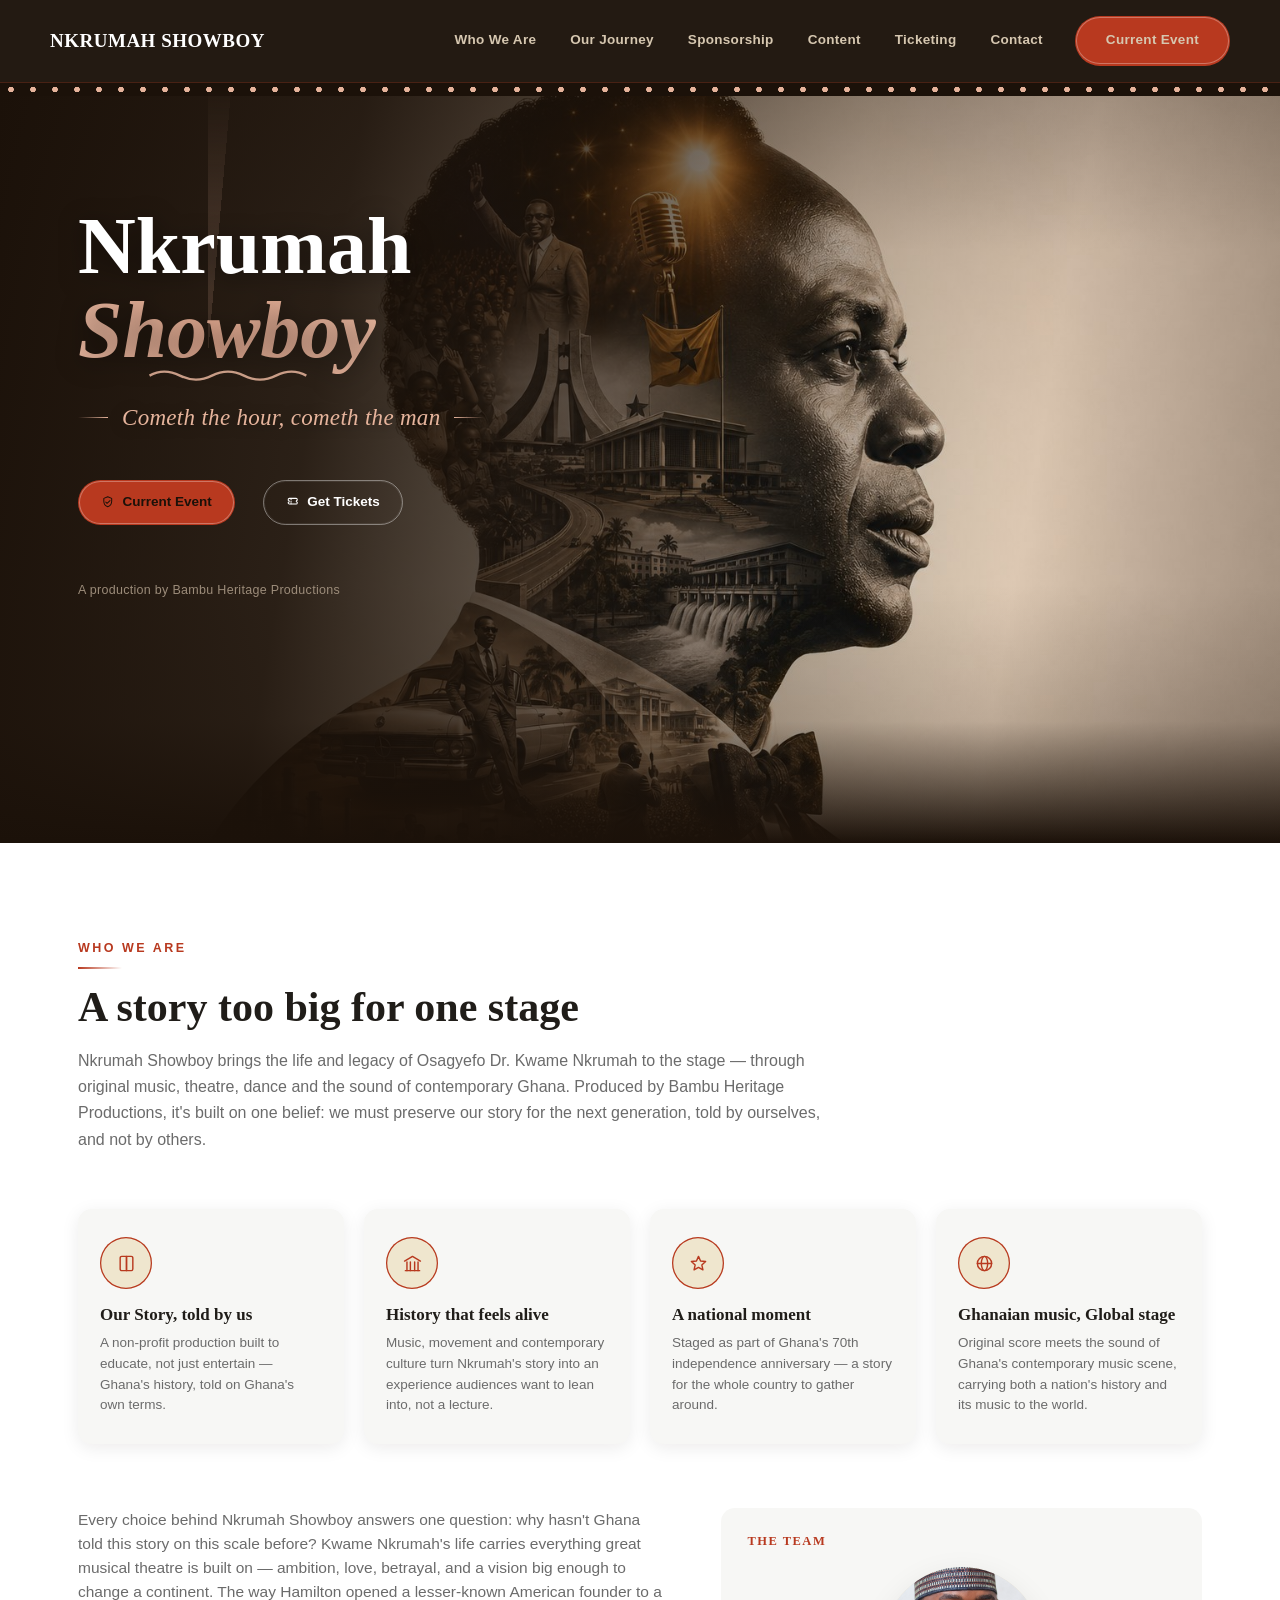
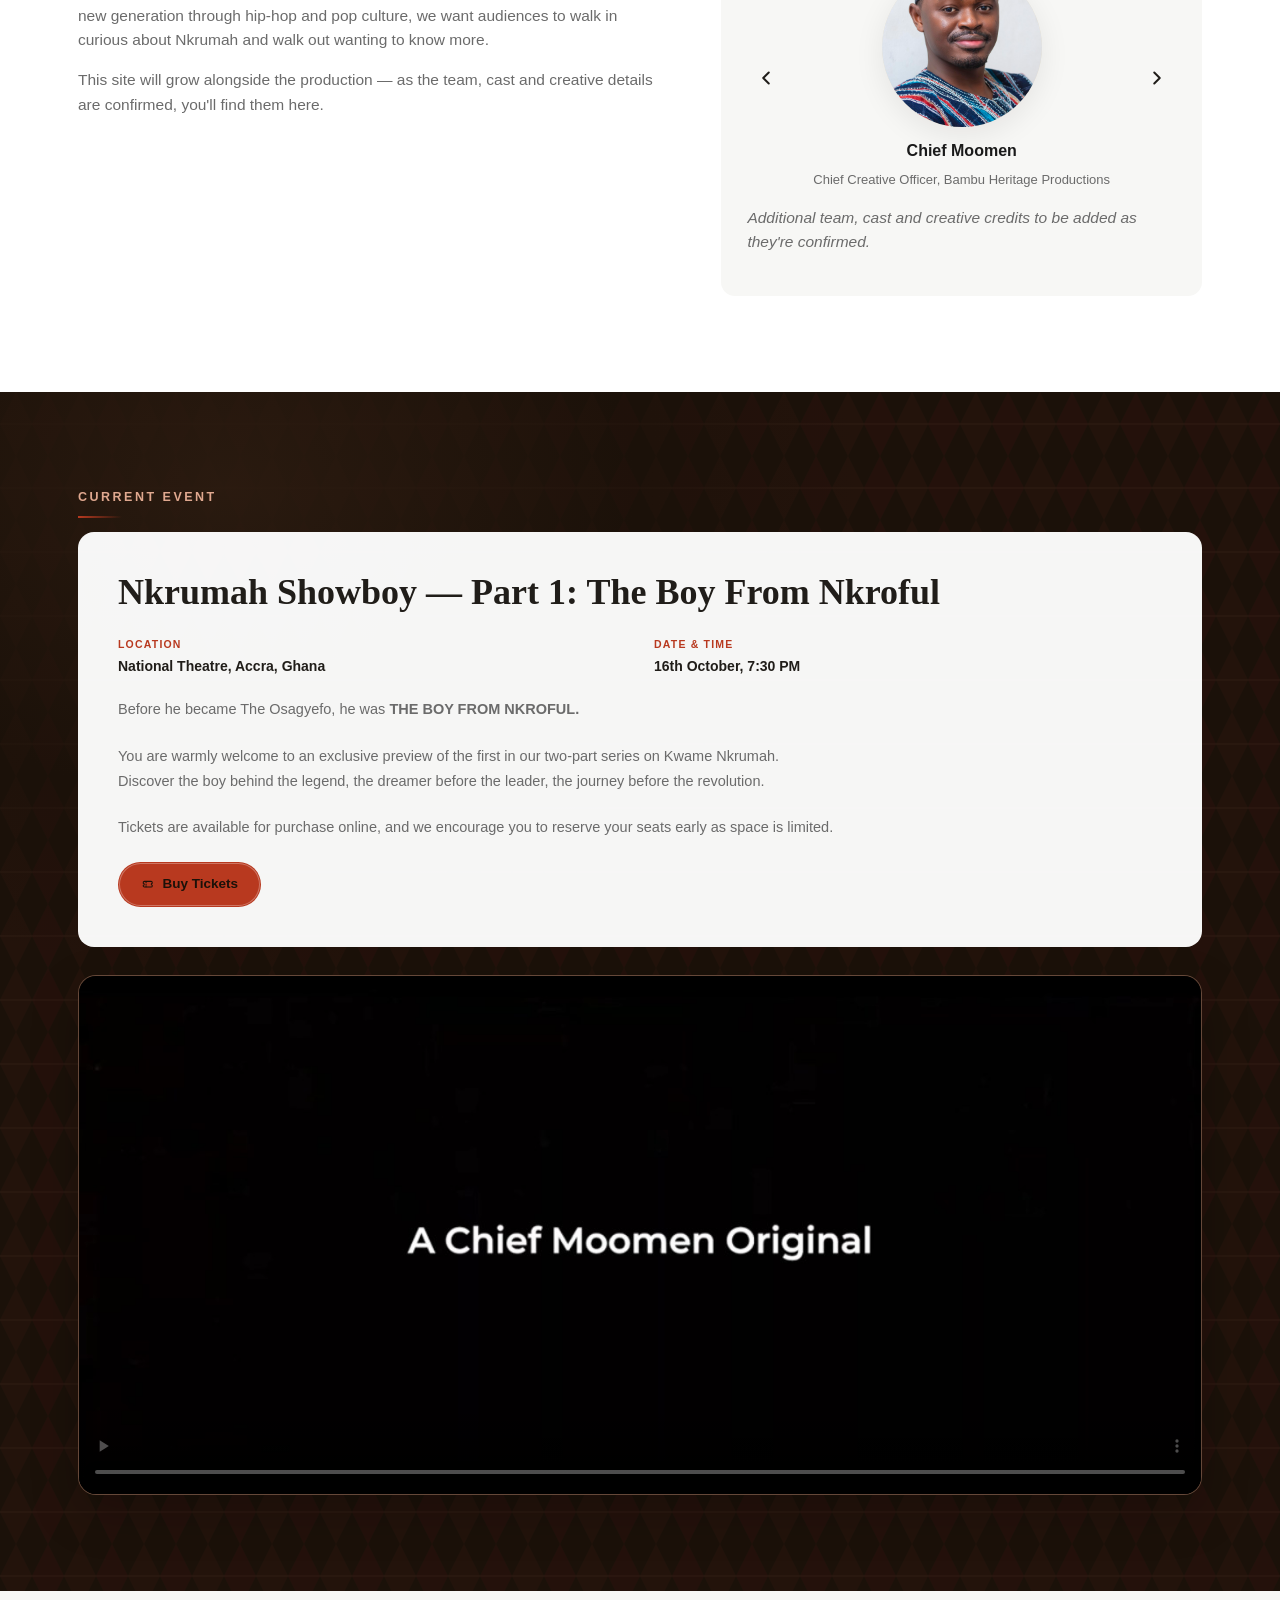
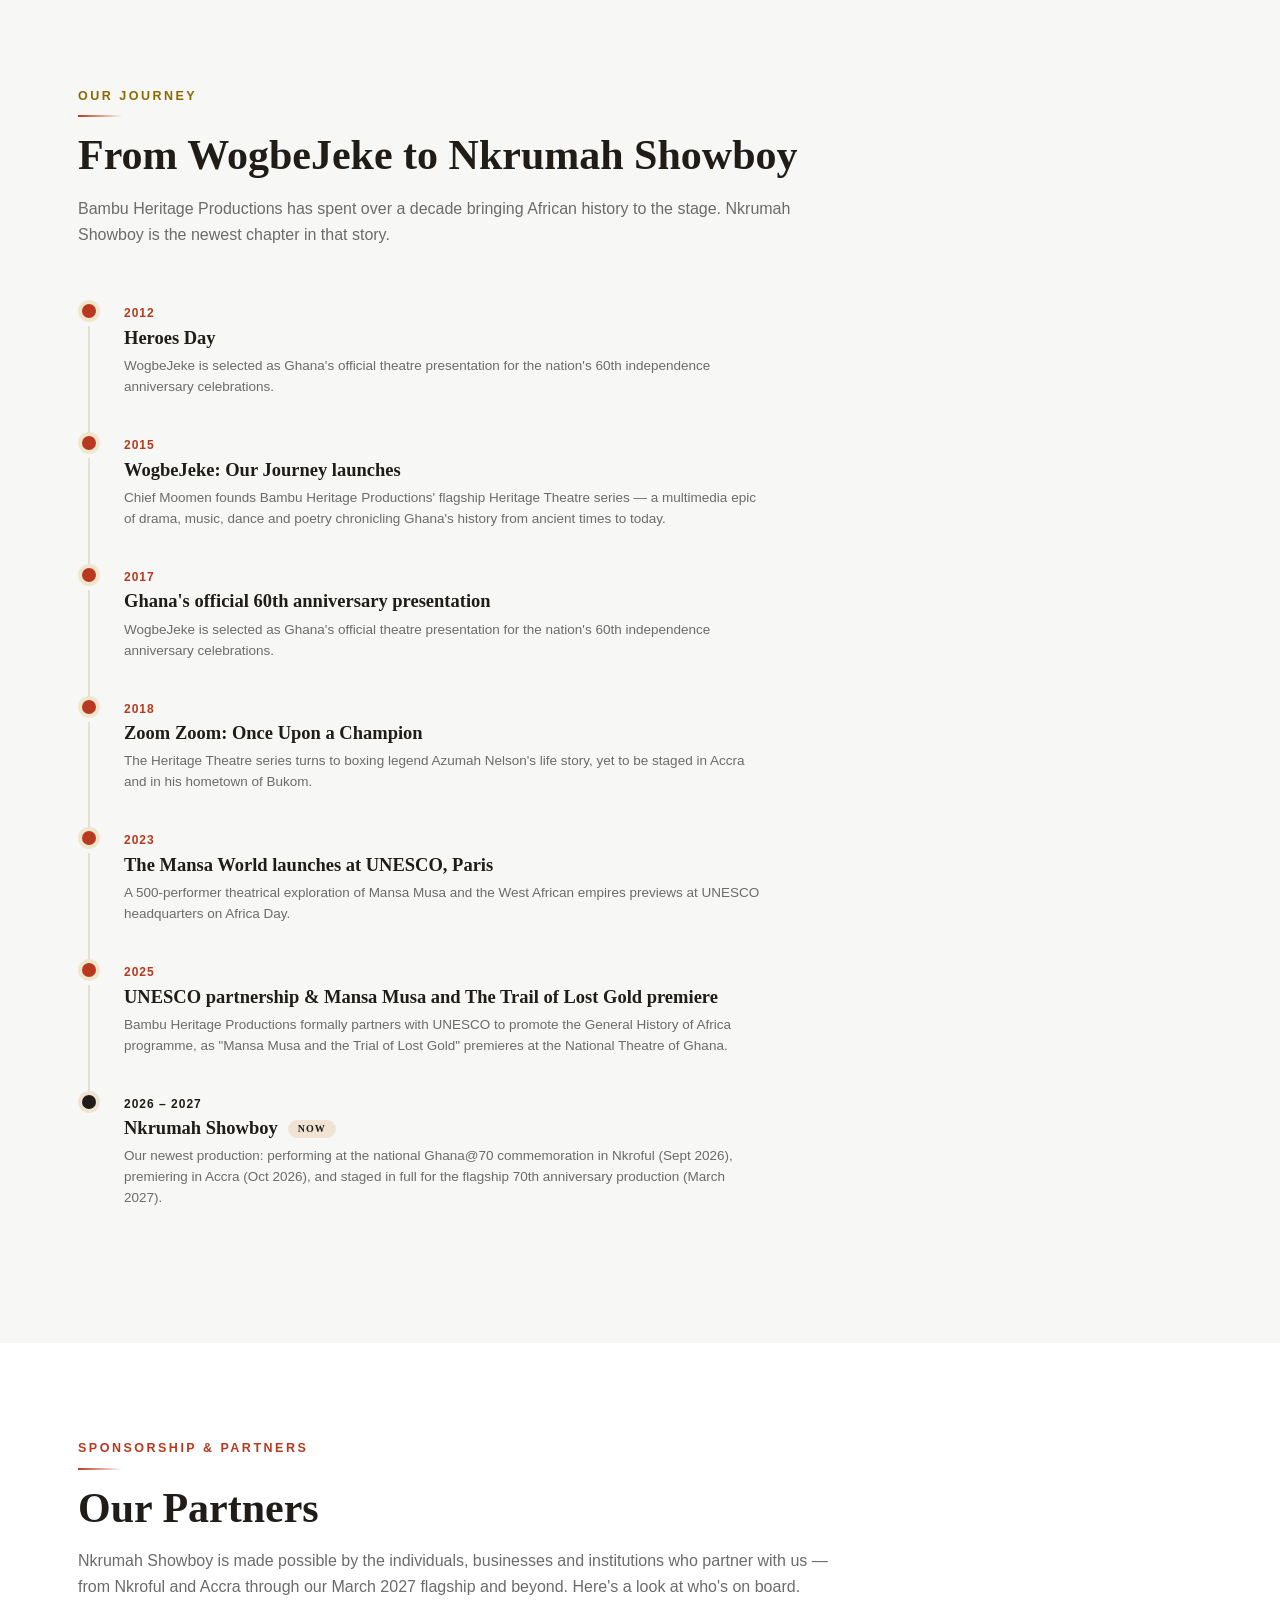
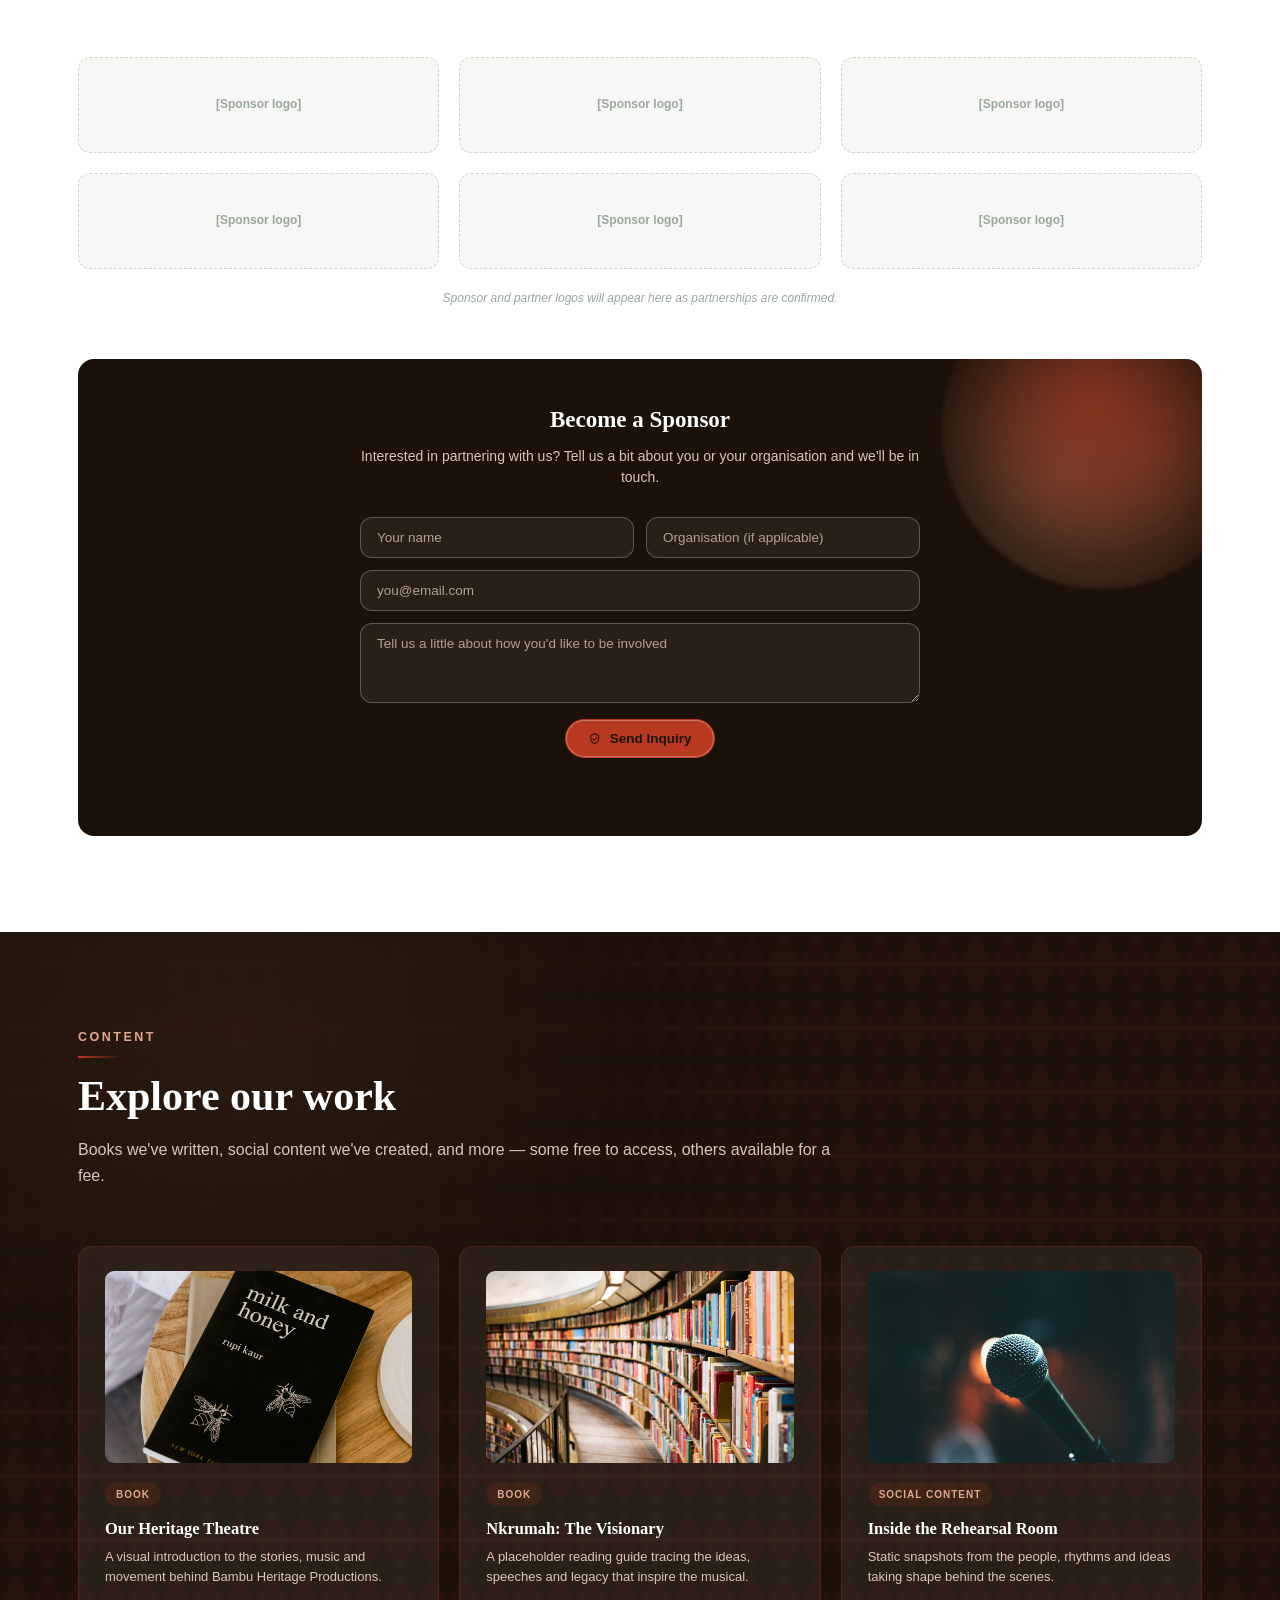
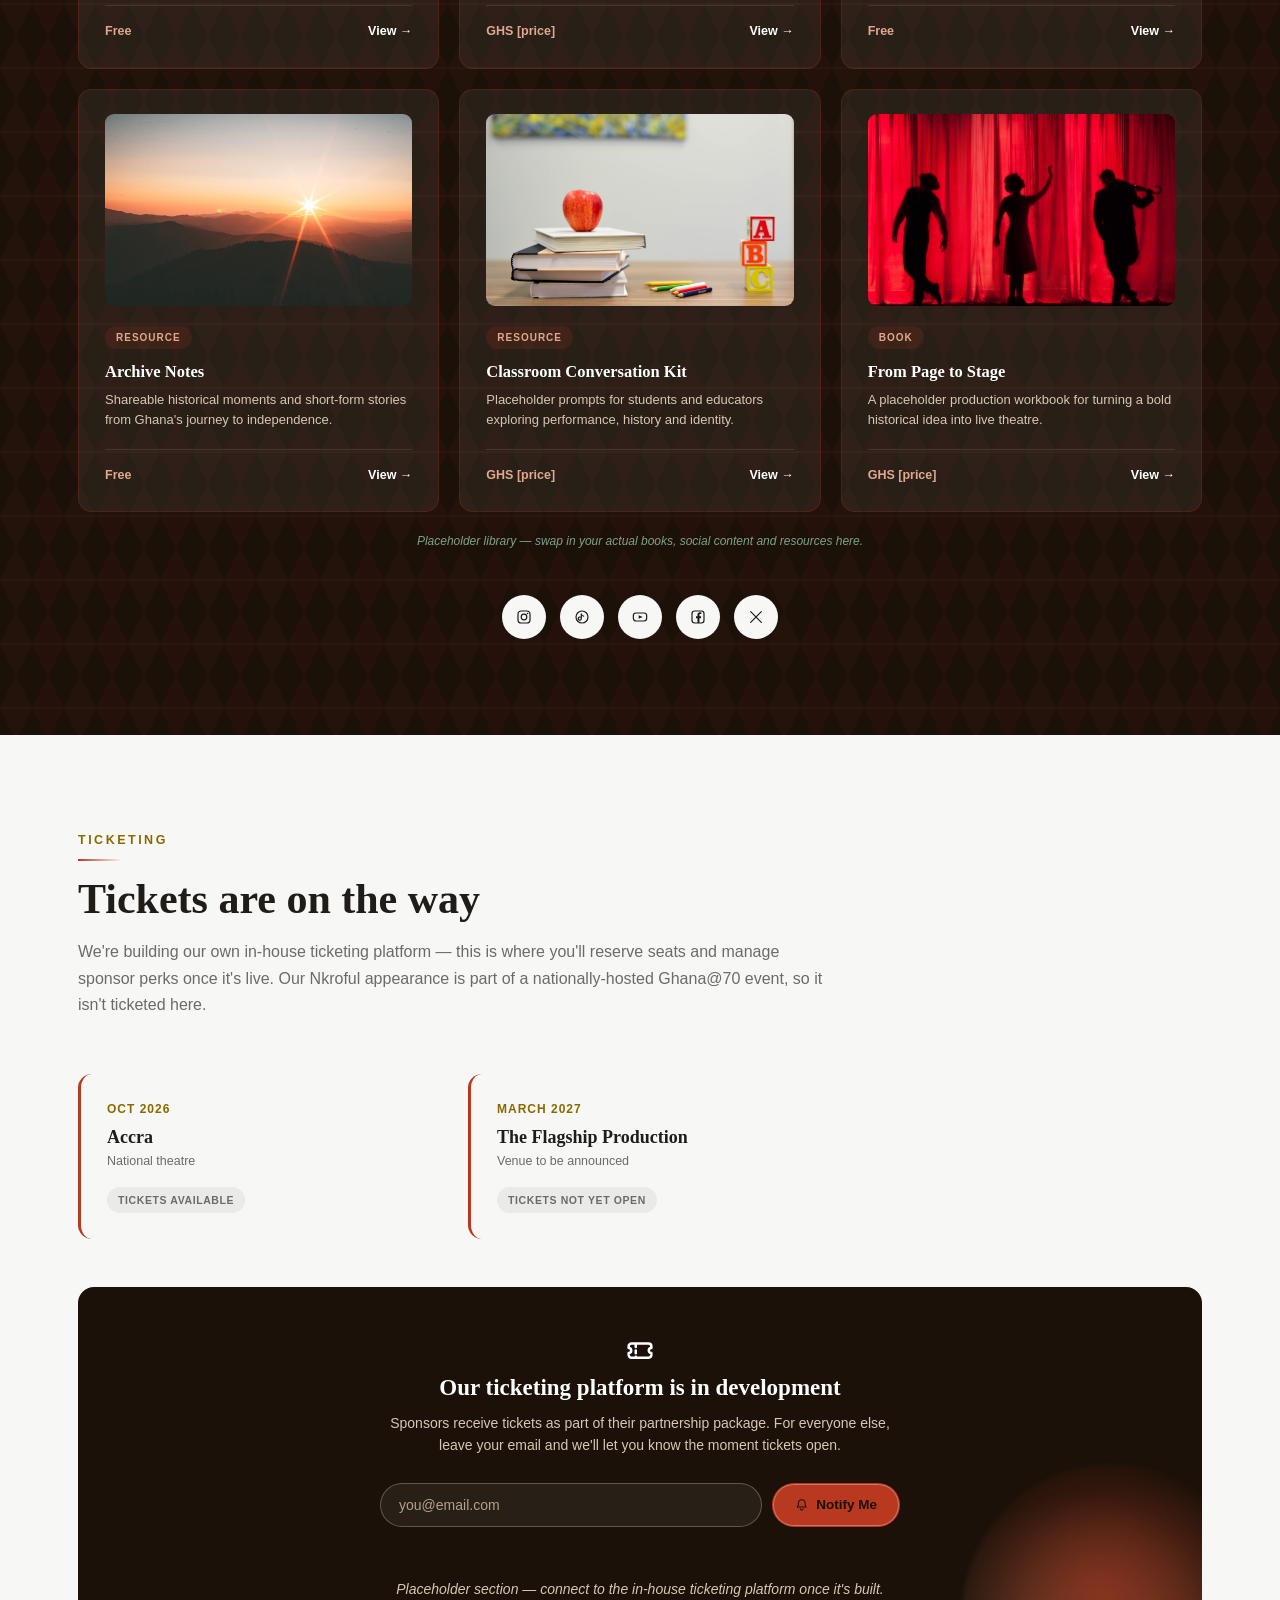
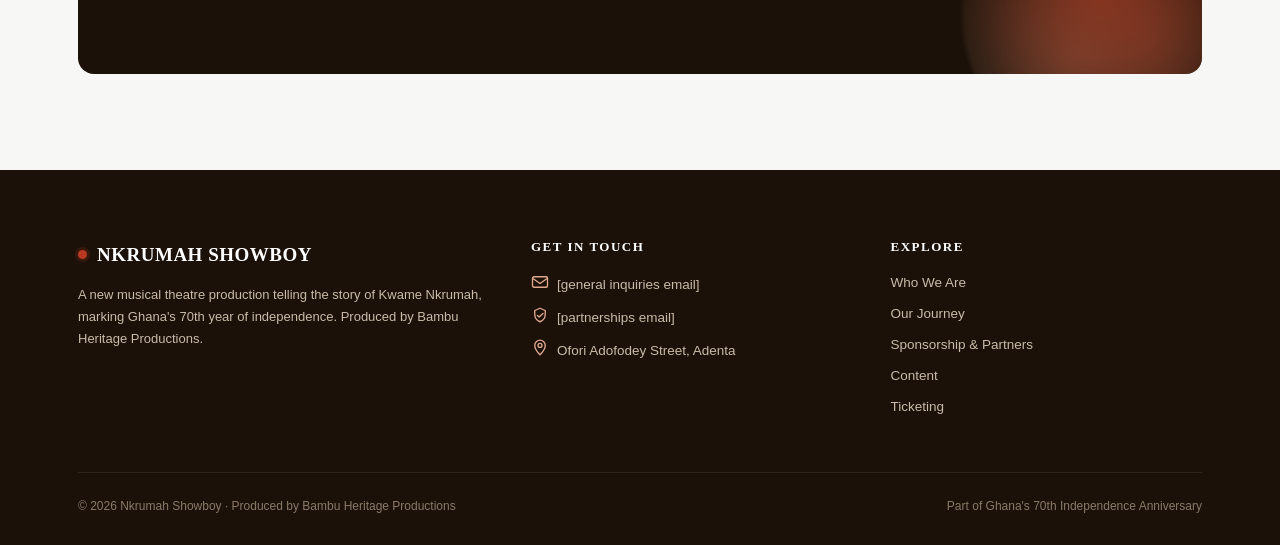
<file: index.html>
<!DOCTYPE html>
<html lang="en">
<head>
<meta charset="UTF-8">
<meta name="viewport" content="width=device-width, initial-scale=1.0">
<title>Nkrumah Showboy — A New Musical for Ghana@70</title>
<meta name="description" content="Nkrumah Showboy is a new musical theatre production telling the story of Kwame Nkrumah, marking Ghana's 70th year of independence.">
<link rel="stylesheet" href="styles.css">
</head>
<body>

<!-- self-contained icon sprite — every <use> below references a symbol defined here -->
<svg style="display:none" aria-hidden="true">
  <symbol id="i-bars" viewBox="0 0 24 24"><line x1="3" y1="6" x2="21" y2="6"/><line x1="3" y1="12" x2="21" y2="12"/><line x1="3" y1="18" x2="21" y2="18"/></symbol>
  <symbol id="i-flag" viewBox="0 0 24 24"><path d="M5 21V4"/><path d="M5 4h13l-2.5 4L18 12H5"/></symbol>
  <symbol id="i-handshake" viewBox="0 0 24 24"><path d="M12 3l7 3v5c0 5-3 8.5-7 10-4-1.5-7-5-7-10V6l7-3z"/><path d="M8.5 12.5l2.3 2.3L16 10"/></symbol>
  <symbol id="i-ticket" viewBox="0 0 24 24"><path d="M4 8a2 2 0 0 1 2-2h12a2 2 0 0 1 2 2v1.2a1.8 1.8 0 0 0 0 3.6V14a2 2 0 0 1-2 2H6a2 2 0 0 1-2-2v-1.2a1.8 1.8 0 0 0 0-3.6V8z"/><line x1="9" y1="6.5" x2="9" y2="15.5" stroke-dasharray="2 2.4"/></symbol>
  <symbol id="i-calendar" viewBox="0 0 24 24"><rect x="3" y="5" width="18" height="16" rx="2"/><line x1="3" y1="10" x2="21" y2="10"/><line x1="8" y1="3" x2="8" y2="7"/><line x1="16" y1="3" x2="16" y2="7"/></symbol>
  <symbol id="i-star" viewBox="0 0 24 24"><path d="M12 3l2.6 5.9 6.4.6-4.8 4.3 1.4 6.2L12 16.9 6.4 20l1.4-6.2L3 9.5l6.4-.6L12 3z"/></symbol>
  <symbol id="i-book" viewBox="0 0 24 24"><path d="M4 5a2 2 0 0 1 2-2h6v18H6a2 2 0 0 1-2-2V5z"/><path d="M20 5a2 2 0 0 0-2-2h-6v18h6a2 2 0 0 0 2-2V5z"/></symbol>
  <symbol id="i-columns" viewBox="0 0 24 24"><path d="M2 9l10-6 10 6"/><path d="M3 21h18"/><path d="M5 21V10M9.3 21V10M14.7 21V10M19 21V10"/></symbol>
  <symbol id="i-globe" viewBox="0 0 24 24"><circle cx="12" cy="12" r="9"/><ellipse cx="12" cy="12" rx="4" ry="9"/><line x1="3" y1="12" x2="21" y2="12"/></symbol>
  <symbol id="i-user" viewBox="0 0 24 24"><circle cx="12" cy="8" r="4"/><path d="M4 20c0-4.4 3.6-7 8-7s8 2.6 8 7"/></symbol>
  <symbol id="i-users" viewBox="0 0 24 24"><circle cx="9" cy="8.2" r="3.2"/><path d="M2.3 20c0-3.8 3-6 6.7-6s6.7 2.2 6.7 6"/><circle cx="17.3" cy="9" r="2.6"/><path d="M15.3 14.3c2.8.4 4.9 2.3 4.9 5.7"/></symbol>
  <symbol id="i-gem" viewBox="0 0 24 24"><path d="M6 3h12l4 6-10 12L2 9l4-6z"/><path d="M2 9h20M8 3l4 6-4 12M16 3l-4 6 4 12"/></symbol>
  <symbol id="i-medal" viewBox="0 0 24 24"><path d="M8 3l4 6 4-6"/><circle cx="12" cy="15" r="6"/><path d="M12 12.3v5.4"/></symbol>
  <symbol id="i-school" viewBox="0 0 24 24"><path d="M2 9l10-5 10 5-10 5-10-5z"/><path d="M6 12v5c0 1.5 3 3 6 3s6-1.5 6-3v-5"/><line x1="22" y1="9" x2="22" y2="16"/></symbol>
  <symbol id="i-check" viewBox="0 0 24 24"><path d="M5 13l4.5 4.5L19 7"/></symbol>
  <symbol id="i-briefcase" viewBox="0 0 24 24"><rect x="3" y="7" width="18" height="13" rx="2"/><path d="M8 7V5a2 2 0 0 1 2-2h4a2 2 0 0 1 2 2v2"/><line x1="3" y1="12.5" x2="21" y2="12.5"/></symbol>
  <symbol id="i-mic" viewBox="0 0 24 24"><rect x="9" y="3" width="6" height="11" rx="3"/><path d="M6 11a6 6 0 0 0 12 0"/><line x1="12" y1="17" x2="12" y2="21"/><line x1="9" y1="21" x2="15" y2="21"/></symbol>
  <symbol id="i-film" viewBox="0 0 24 24"><rect x="3" y="4" width="18" height="16" rx="2"/><line x1="8" y1="4" x2="8" y2="20"/><line x1="16" y1="4" x2="16" y2="20"/><line x1="3" y1="9" x2="8" y2="9"/><line x1="3" y1="15" x2="8" y2="15"/><line x1="16" y1="9" x2="21" y2="9"/><line x1="16" y1="15" x2="21" y2="15"/></symbol>
  <symbol id="i-chevron-left" viewBox="0 0 24 24"><polyline points="15 6 9 12 15 18"/></symbol>
  <symbol id="i-chevron-right" viewBox="0 0 24 24"><polyline points="9 6 15 12 9 18"/></symbol>
  <symbol id="i-clapper" viewBox="0 0 24 24"><path d="M3 9.5l1.3-4.3 15.4 3.3-1 4.2z"/><rect x="3" y="9.5" width="18" height="10.5" rx="1.5"/><line x1="7" y1="6" x2="9" y2="9.5"/><line x1="12" y1="6.7" x2="14" y2="10.2"/></symbol>
  <symbol id="i-bell" viewBox="0 0 24 24"><path d="M12 3a6 6 0 0 0-6 6v3.2L4 16h16l-2-3.8V9a6 6 0 0 0-6-6z"/><path d="M9.5 19a2.5 2.5 0 0 0 5 0"/></symbol>
  <symbol id="i-envelope" viewBox="0 0 24 24"><rect x="2" y="5" width="20" height="14" rx="2"/><path d="M2 7l10 7 10-7"/></symbol>
  <symbol id="i-pin" viewBox="0 0 24 24"><path d="M12 21s7-7.4 7-12.5A7 7 0 0 0 5 8.5C5 13.6 12 21 12 21z"/><circle cx="12" cy="8.5" r="2.6"/></symbol>
  <symbol id="i-instagram" viewBox="0 0 24 24"><rect x="3" y="3" width="18" height="18" rx="5"/><circle cx="12" cy="12" r="4.2"/><circle cx="17.3" cy="6.7" r="1.15" fill="currentColor" stroke="none"/></symbol>
  <symbol id="i-tiktok" viewBox="0 0 24 24"><circle cx="12" cy="12" r="9"/><path d="M11 7.5v6.9a2.3 2.3 0 1 1-1.7-2.2"/><path d="M11 7.5c.3 1.7 1.7 3 3.4 3.2"/></symbol>
  <symbol id="i-youtube" viewBox="0 0 24 24"><rect x="2" y="6" width="20" height="12" rx="4"/><path d="M10 9.3l6 2.7-6 2.7v-5.4z" fill="currentColor" stroke="none"/></symbol>
  <symbol id="i-facebook" viewBox="0 0 24 24"><rect x="3" y="3" width="18" height="18" rx="4"/><path d="M14.2 21v-7.2h2.2l.4-2.9h-2.6V9c0-.85.2-1.4 1.4-1.4H17V5c-.3 0-1.2-.1-2.2-.1-2.2 0-3.6 1.3-3.6 3.7v2.3H9v2.9h2.2V21h3z" fill="currentColor" stroke="none"/></symbol>
  <symbol id="i-x" viewBox="0 0 24 24"><line x1="4" y1="4" x2="20" y2="20"/><line x1="20" y1="4" x2="4" y2="20"/></symbol>
  <symbol id="i-swash" viewBox="0 0 200 20" preserveAspectRatio="none"><path d="M2 12 Q 20 2 40 12 T 80 12 T 120 12 T 160 12 T 198 12"/></symbol>
</svg>

<!-- <span class="flag-dot">  -->

<header>
  <div class="wrap navbar">
    <div class="brand"></span>NKRUMAH SHOWBOY</div>
    <button class="hamburger" id="hamburger" aria-label="Toggle menu"><svg class="icon"><use href="#i-bars"></use></svg></button>
    <nav class="links" id="navLinks">
      <a href="#who">Who We Are</a>
      <a href="#journey">Our Journey</a>
      <a href="#sponsorship">Sponsorship</a>
      <a href="#content">Content</a>
      <a href="#ticketing">Ticketing</a>
      <a href="#contact">Contact</a>
      <a href="#current-event" class="btn btn-gold navbtn" style="display:inline-flex;">Current Event</a>
    </nav>
  </div>
</header>

<!-- ================= HERO ================= -->
<section class="hero-showboy" id="home">
  <div class="marquee-strip" aria-hidden="true"></div>
  <div class="hero-bg" aria-hidden="true"></div>
  <div class="hero-scrim" aria-hidden="true"></div>
  <div class="wrap">
    <div class="hero-grid">
      <div class="hero-copy">
        <span class="sr-only">Background: a portrait of Kwame Nkrumah composed from moments across his life — addressing crowds, the flag of Ghana, Independence Square, industry and infrastructure, and the man himself, mid-speech. A new musical theatre production marking Ghana's 70th year of independence.</span>
        <h1 class="marquee-title">Nkrumah <span class="accent-word">Showboy<svg class="swash" viewBox="0 0 200 20" aria-hidden="true"><use href="#i-swash"></use></svg></span></h1>
        <p class="lede">Cometh the hour, cometh the man</p>
        <div class="cta-row">
          <a href="#current-event" class="btn btn-gold"><svg class="icon"><use href="#i-handshake"></use></svg> Current Event</a>
          <a href="https://www.ghudticket.com/e/nkrumah-showboy" target="_blank" rel="noopener noreferrer" class="btn btn-outline"><svg class="icon"><use href="#i-ticket"></use></svg> Get Tickets</a>
        </div>
        <p class="credit-line">A production by Bambu Heritage Productions</p>
      </div>
    </div>
  </div>
</section>

<!-- ================= WHO WE ARE ================= -->
<section id="who">
  <div class="wrap reveal">
    <span class="kicker">Who We Are</span>
    <div class="sec-head">
      <h2>A story too big for one stage</h2>
      <p>Nkrumah Showboy brings the life and legacy of Osagyefo Dr. Kwame Nkrumah to the stage — through original music, theatre, dance and the sound of contemporary Ghana. Produced by Bambu Heritage Productions, it's built on one belief: we must preserve our story for the next generation, told by ourselves, and not by others.</p>
    </div>
    <div class="pillars stagger">
      <div class="pillar-card">
        <div class="icon-badge"><svg class="icon"><use href="#i-book"></use></svg></div>
        <h3>Our Story, told by us</h3>
        <p>A non-profit production built to educate, not just entertain — Ghana's history, told on Ghana's own terms.</p>
      </div>
      <div class="pillar-card">
        <div class="icon-badge"><svg class="icon"><use href="#i-columns"></use></svg></div>
        <h3>History that feels alive</h3>
        <p>Music, movement and contemporary culture turn Nkrumah's story into an experience audiences want to lean into, not a lecture.</p>
      </div>
      <div class="pillar-card">
        <div class="icon-badge"><svg class="icon"><use href="#i-star"></use></svg></div>
        <h3>A national moment</h3>
        <p>Staged as part of Ghana's 70th independence anniversary — a story for the whole country to gather around.</p>
      </div>
      <div class="pillar-card">
        <div class="icon-badge"><svg class="icon"><use href="#i-globe"></use></svg></div>
        <h3>Ghanaian music, Global stage</h3>
        <p>Original score meets the sound of Ghana's contemporary music scene, carrying both a nation's history and its music to the world.</p>
      </div>
    </div>

    <div class="story-grid stagger-x">
      <div>
        <p>Every choice behind Nkrumah Showboy answers one question: why hasn't Ghana told this story on this scale before? Kwame Nkrumah's life carries everything great musical theatre is built on — ambition, love, betrayal, and a vision big enough to change a continent. The way Hamilton opened a lesser-known American founder to a new generation through hip-hop and pop culture, we want audiences to walk in curious about Nkrumah and walk out wanting to know more.</p>
        <p>This site will grow alongside the production — as the team, cast and creative details are confirmed, you'll find them here.</p>
      </div>
      <div class="team-card" data-profiles='[{"name":"Chief Moomen","role":"Founder & Creative Director, Bambu Heritage Productions"},{"name":"[Name — Producer]","role":"Bambu Heritage Productions"},{"name":"[Name — Composer]","role":"Original Score"}]'>
        <h4>The Team</h4>
        <div class="team-profile" aria-live="polite">
          <button class="profile-nav prev" aria-label="Previous profile"><svg class="icon"><use href="#i-chevron-left"></use></svg></button>
          <div class="profile-frame">
            <div class="profile-image avatar-ph large"><svg class="icon"><use href="#i-user"></use></svg></div>
            <div class="profile-meta">
              <div class="name">Chief Moomen</div>
              <div class="role">Founder &amp; Creative Director, Bambu Heritage Productions</div>
            </div>
          </div>
          <button class="profile-nav next" aria-label="Next profile"><svg class="icon"><use href="#i-chevron-right"></use></svg></button>
        </div>
        <p class="team-note">Additional team, cast and creative credits to be added as they're confirmed.</p>
          <script type="application/json" class="team-data-embed">
  [
    {
      "name": "Chief Moomen",
      "role": "Chief Creative Officer, Bambu Heritage Productions",
      "image": "images/Chief_Moomen.jpg"
    },
    {
      "name": "Victoria Adjei-Emenike",
      "role": "Vocalist & Developer, Bambu Heritage Productions",
      "image": "images/vicky_portrait.jpg"
    },
    {
      "name": "Piconia Ibrahim",
      "role": "Actor & Vocalist, Bambu Heritage Productions",
      "image": "images/pico_portrait.png"
    },
    {
      "name": "Prince Kofi Tetteh",
      "role": "Actor & Theatre Practitioner, Bambu Heritage Productions",
      "image": "images/cyrus.jpg"
    }
  ]
          </script>
      </div>
    </div>
  </div>
</section>

<!-- ================= CURRENT EVENT ================= -->
<section id="current-event" class="weave-dark">
  <div class="wrap reveal">
    <span class="kicker on-dark">Current Event</span>
    <div class="event-feature">
      <div class="event-details">
        <h2>Nkrumah Showboy — Part 1: The Boy From Nkroful</h2>
        <dl class="event-facts">
          <div><dt>Location</dt><dd>National Theatre, Accra, Ghana</dd></div>
          <div><dt>Date &amp; time</dt><dd>16th October, 7:30 PM</dd></div>
        </dl>
        <p>Before he became The Osagyefo, he was <b>THE BOY FROM NKROFUL.</b></p>
        <p>You are warmly welcome to an exclusive preview of the first in our two-part series on Kwame Nkrumah. Discover the boy behind the legend, the dreamer before the leader, the journey before the revolution.</p>
        <p>Tickets are available for purchase online, and we encourage you to reserve your seats early as space is limited.</p>
        <!-- Replace this placeholder URL with the official ticket booking link. -->
        <a class="btn btn-gold event-ticket" href="https://www.ghudticket.com/e/nkrumah-showboy" target="_blank" rel="noopener noreferrer">
          <svg class="icon"><use href="#i-ticket"></use></svg> Buy Tickets
        </a>
        <!-- <p class="event-ticket-note">Ticket booking link coming soon.</p> -->
      </div>
      <video class="event-video" controls preload="metadata" poster="images/event-poster.jpg">
        <source src="Nkrumah_showboy_teaser.mp4" type="video/mp4">
        Your browser does not support HTML video.
      </video>
    </div>
  </div>
</section>

<!-- ================= OUR JOURNEY ================= -->
<section id="journey" style="background:var(--offwhite);">
  <div class="wrap reveal">
    <span class="kicker" style="color:#8A6A00;">Our Journey</span>
    <div class="sec-head">
      <h2>From WogbeJeke to Nkrumah Showboy</h2>
      <p>Bambu Heritage Productions has spent over a decade bringing African history to the stage. Nkrumah Showboy is the newest chapter in that story.</p>
    </div>
    <div class="vtimeline stagger">
      <div class="vt-item">
        <div class="vt-rail"><div class="vt-dot"></div><div class="vt-line"></div></div>
        <div class="vt-content">
          <div class="vt-year">2012</div>
          <h3>Heroes Day</h3>
          <p>WogbeJeke is selected as Ghana's official theatre presentation for the nation's 60th independence anniversary celebrations.</p>
        </div>
      </div>
      <div class="vt-item">
        <div class="vt-rail"><div class="vt-dot"></div><div class="vt-line"></div></div>
        <div class="vt-content">
          <div class="vt-year">2015</div>
          <h3>WogbeJeke: Our Journey launches</h3>
          <p>Chief Moomen founds Bambu Heritage Productions' flagship Heritage Theatre series — a multimedia epic of drama, music, dance and poetry chronicling Ghana's history from ancient times to today.</p>
        </div>
      </div>
      <div class="vt-item">
        <div class="vt-rail"><div class="vt-dot"></div><div class="vt-line"></div></div>
        <div class="vt-content">
          <div class="vt-year">2017</div>
          <h3>Ghana's official 60th anniversary presentation</h3>
          <p>WogbeJeke is selected as Ghana's official theatre presentation for the nation's 60th independence anniversary celebrations.</p>
        </div>
      </div>
      <div class="vt-item">
        <div class="vt-rail"><div class="vt-dot"></div><div class="vt-line"></div></div>
        <div class="vt-content">
          <div class="vt-year">2018</div>
          <h3>Zoom Zoom: Once Upon a Champion</h3>
          <p>The Heritage Theatre series turns to boxing legend Azumah Nelson's life story, yet to be staged in Accra and in his hometown of Bukom.</p>
        </div>
      </div>
      <div class="vt-item">
        <div class="vt-rail"><div class="vt-dot"></div><div class="vt-line"></div></div>
        <div class="vt-content">
          <div class="vt-year">2023</div>
          <h3>The Mansa World launches at UNESCO, Paris</h3>
          <p>A 500-performer theatrical exploration of Mansa Musa and the West African empires previews at UNESCO headquarters on Africa Day.</p>
        </div>
      </div>
      <div class="vt-item">
        <div class="vt-rail"><div class="vt-dot"></div><div class="vt-line"></div></div>
        <div class="vt-content">
          <div class="vt-year">2025</div>
          <h3>UNESCO partnership &amp; Mansa Musa and The Trail of Lost Gold premiere</h3>
          <p>Bambu Heritage Productions formally partners with UNESCO to promote the General History of Africa programme, as "Mansa Musa and the Trial of Lost Gold" premieres at the National Theatre of Ghana.</p>
        </div>
      </div>
      <div class="vt-item now">
        <div class="vt-rail"><div class="vt-dot now"></div><div class="vt-line"></div></div>
        <div class="vt-content">
          <div class="vt-year">2026 – 2027</div>
          <h3>Nkrumah Showboy <span class="vt-badge">Now</span></h3>
          <p>Our newest production: performing at the national Ghana@70 commemoration in Nkroful (Sept 2026), premiering in Accra (Oct 2026), and staged in full for the flagship 70th anniversary production (March 2027).</p>
        </div>
      </div>
    </div>
  </div>
</section>

<!-- ================= SPONSORSHIP & PARTNERS ================= -->
<section id="sponsorship">
  <div class="wrap reveal">
    <span class="kicker">Sponsorship &amp; Partners</span>
    <div class="sec-head">
      <h2>Our Partners</h2>
      <p>Nkrumah Showboy is made possible by the individuals, businesses and institutions who partner with us — from Nkroful and Accra through our March 2027 flagship and beyond. Here's a look at who's on board.</p>
    </div>
    <div class="sponsor-showcase stagger">
      <div class="sponsor-slot">[Sponsor logo]</div>
      <div class="sponsor-slot">[Sponsor logo]</div>
      <div class="sponsor-slot">[Sponsor logo]</div>
      <div class="sponsor-slot">[Sponsor logo]</div>
      <div class="sponsor-slot">[Sponsor logo]</div>
      <div class="sponsor-slot">[Sponsor logo]</div>
    </div>
    <p class="sponsor-note">Sponsor and partner logos will appear here as partnerships are confirmed.</p>

    <div class="inquiry-card">
      <div class="glow" style="width:320px; height:320px; right:-60px; top:-90px;"></div>
      <div class="wrap-inner">
        <h3>Become a Sponsor</h3>
        <p>Interested in partnering with us? Tell us a bit about you or your organisation and we'll be in touch.</p>
        <form class="sponsor-form" id="sponsorForm">
          <input type="text" id="sponsorName" placeholder="Your name" required>
          <input type="text" id="sponsorOrg" placeholder="Organisation (if applicable)">
          <input type="email" id="sponsorEmail" class="full" placeholder="you@email.com" required>
          <textarea id="sponsorMsg" class="full" placeholder="Tell us a little about how you'd like to be involved"></textarea>
          <div class="submit-row">
            <button type="submit" class="btn btn-gold"><svg class="icon"><use href="#i-handshake"></use></svg> Send Inquiry</button>
          </div>
        </form>
        <div class="sponsor-msg" id="sponsorMsgOut"></div>
      </div>
    </div>
  </div>
</section>

<!-- ================= CONTENT HUB ================= -->
<section id="content" class="weave-dark">
  <div class="wrap reveal">
    <span class="kicker on-dark">Content</span>
    <div class="sec-head">
      <h2 class="on-dark">Explore our work</h2>
      <p class="on-dark">Books we've written, social content we've created, and more — some free to access, others available for a fee.</p>
    </div>
    <div class="resource-grid stagger">
      <div class="res-card">
        <img class="res-media" src="images/content-book-heritage.jpg" alt="Open book on a wooden table">
        <span class="res-type">Book</span>
        <h3>Our Heritage Theatre</h3>
        <p>A visual introduction to the stories, music and movement behind Bambu Heritage Productions.</p>
        <div class="res-foot"><span class="res-price">Free</span><a href="#" class="res-link">View →</a></div>
      </div>
      <div class="res-card">
        <img class="res-media" src="images/content-book-nkrumah.jpg" alt="Stack of books representing a reading guide">
        <span class="res-type">Book</span>
        <h3>Nkrumah: The Visionary</h3>
        <p>A placeholder reading guide tracing the ideas, speeches and legacy that inspire the musical.</p>
        <div class="res-foot"><span class="res-price">GHS [price]</span><a href="#" class="res-link">View →</a></div>
      </div>
      <div class="res-card">
        <img class="res-media" src="images/content-social-rehearsal.jpg" alt="Microphone on a stage during rehearsal">
        <span class="res-type">Social Content</span>
        <h3>Inside the Rehearsal Room</h3>
        <p>Static snapshots from the people, rhythms and ideas taking shape behind the scenes.</p>
        <div class="res-foot"><span class="res-price">Free</span><a href="#" class="res-link">View →</a></div>
      </div>
      <div class="res-card">
        <img class="res-media" src="images/content-social-archive.jpg" alt="Warm outdoor landscape for an archive story">
        <span class="res-type">Resource</span>
        <h3>Archive Notes</h3>
        <p>Shareable historical moments and short-form stories from Ghana's journey to independence.</p>
        <div class="res-foot"><span class="res-price">Free</span><a href="#" class="res-link">View →</a></div>
      </div>
      <div class="res-card">
        <img class="res-media" src="images/content-resource-schools.jpg" alt="Students learning together in a classroom">
        <span class="res-type">Resource</span>
        <h3>Classroom Conversation Kit</h3>
        <p>Placeholder prompts for students and educators exploring performance, history and identity.</p>
        <div class="res-foot"><span class="res-price">GHS [price]</span><a href="#" class="res-link">View →</a></div>
      </div>
      <div class="res-card">
        <img class="res-media" src="images/content-book-stage.jpg" alt="Theatre stage ready for a live performance">
        <span class="res-type">Book</span>
        <h3>From Page to Stage</h3>
        <p>A placeholder production workbook for turning a bold historical idea into live theatre.</p>
        <div class="res-foot"><span class="res-price">GHS [price]</span><a href="#" class="res-link">View →</a></div>
      </div>
    </div>
    <p class="sponsor-note" style="color:#7FA08D;">Placeholder library — swap in your actual books, social content and resources here.</p>
    <div class="social-row">
      <a href="#" aria-label="Instagram"><svg class="icon"><use href="#i-instagram"></use></svg></a>
      <a href="#" aria-label="TikTok"><svg class="icon"><use href="#i-tiktok"></use></svg></a>
      <a href="#" aria-label="YouTube"><svg class="icon"><use href="#i-youtube"></use></svg></a>
      <a href="#" aria-label="Facebook"><svg class="icon"><use href="#i-facebook"></use></svg></a>
      <a href="#" aria-label="X"><svg class="icon"><use href="#i-x"></use></svg></a>
    </div>
  </div>
</section>

<!-- ================= TICKETING ================= -->
<section id="ticketing" style="background:var(--offwhite);">
  <div class="wrap reveal">
    <span class="kicker" style="color:#8A6A00;">Ticketing</span>
    <div class="sec-head">
      <h2>Tickets are on the way</h2>
      <p>We're building our own in-house ticketing platform — this is where you'll reserve seats and manage sponsor perks once it's live. Our Nkroful appearance is part of a nationally-hosted Ghana@70 event, so it isn't ticketed here.</p>
    </div>
    <div class="ticket-shows stagger">
      <div class="show-card">
        <div class="tl-date" style="color:#8A6A00;">OCT 2026</div>
        <h3>Accra</h3>
        <div class="venue">National theatre</div>
        <span class="status-pill">Tickets Available</span>
      </div>
      <div class="show-card">
        <div class="tl-date" style="color:#8A6A00;">MARCH 2027</div>
        <h3>The Flagship Production</h3>
        <div class="venue">Venue to be announced</div>
        <span class="status-pill">Tickets not yet open</span>
      </div>
    </div>

    <div class="ticket-platform">
      <div class="glow" style="width:300px; height:300px; right:-60px; bottom:-90px;"></div>
      <div class="wrap-inner">
        <svg class="icon icon-lg"><use href="#i-ticket"></use></svg>
        <h3>Our ticketing platform is in development</h3>
        <p>Sponsors receive tickets as part of their partnership package. For everyone else, leave your email and we'll let you know the moment tickets open.</p>
        <form class="notify-form" id="notifyForm">
          <input type="email" id="notifyEmail" placeholder="you@email.com" required>
          <button type="submit" class="btn btn-gold"><svg class="icon"><use href="#i-bell"></use></svg> Notify Me</button>
        </form>
        <div class="notify-msg" id="notifyMsg"></div>
        <p class="platform-note">Placeholder section — connect to the in-house ticketing platform once it's built.</p>
      </div>
    </div>
  </div>
</section>

<!-- ================= CONTACT / FOOTER ================= -->
<footer id="contact">
  <div class="wrap reveal">
    <div class="foot-grid stagger">
      <div>
        <div class="brand"><span class="flag-dot"></span>NKRUMAH SHOWBOY</div>
        <p>A new musical theatre production telling the story of Kwame Nkrumah, marking Ghana's 70th year of independence. Produced by Bambu Heritage Productions.</p>
      </div>
      <div>
        <h4>Get in touch</h4>
        <ul>
          <li><svg class="icon"><use href="#i-envelope"></use></svg>[general inquiries email]</li>
          <li><svg class="icon"><use href="#i-handshake"></use></svg>[partnerships email]</li>
          <li><svg class="icon"><use href="#i-pin"></use></svg>Ofori Adofodey Street, Adenta</li>
        </ul>
      </div>
      <div>
        <h4>Explore</h4>
        <ul>
          <li><a href="#who">Who We Are</a></li>
          <li><a href="#journey">Our Journey</a></li>
          <li><a href="#sponsorship">Sponsorship &amp; Partners</a></li>
          <li><a href="#content">Content</a></li>
          <li><a href="#ticketing">Ticketing</a></li>
        </ul>
      </div>
    </div>
    <div class="foot-bottom">
      <span>© 2026 Nkrumah Showboy · Produced by Bambu Heritage Productions</span>
      <span>Part of Ghana's 70th Independence Anniversary</span>
    </div>
  </div>
</footer>

<script src="script.js"></script>

</body>
</html>
</file>
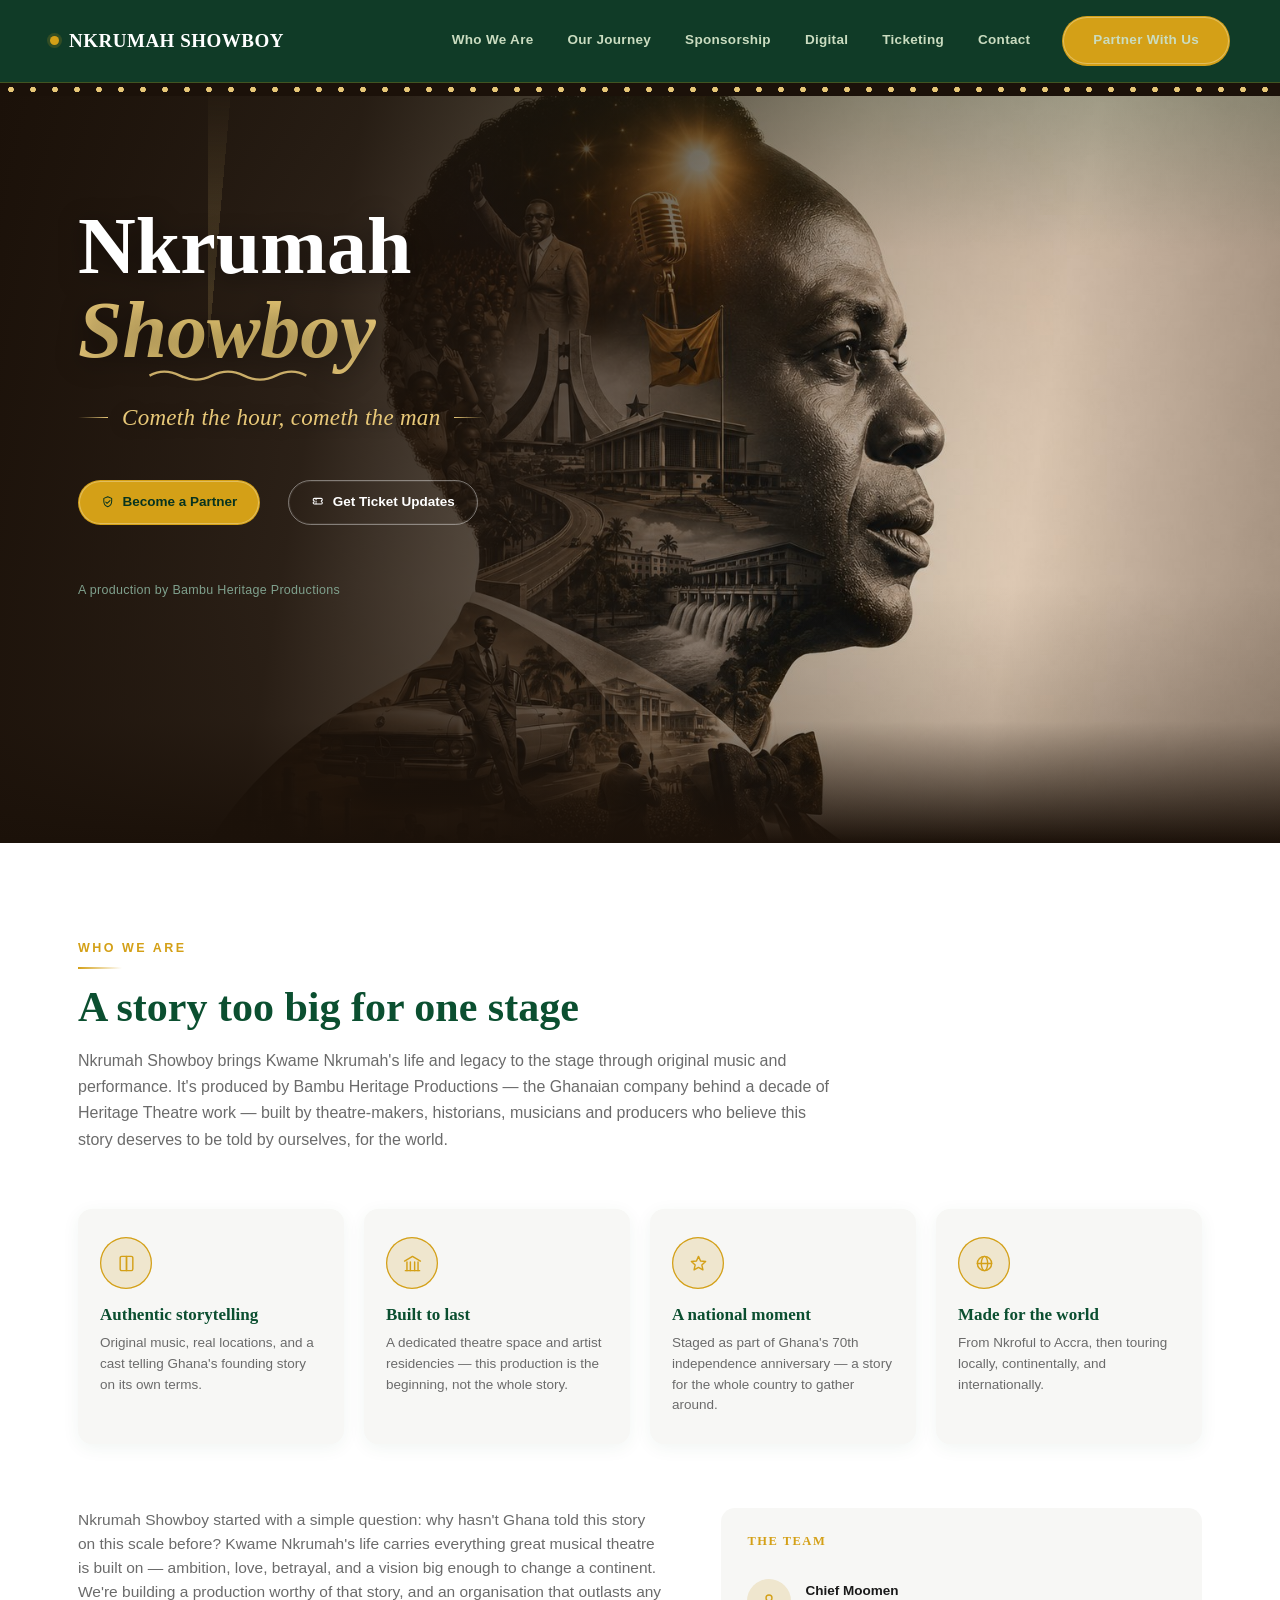
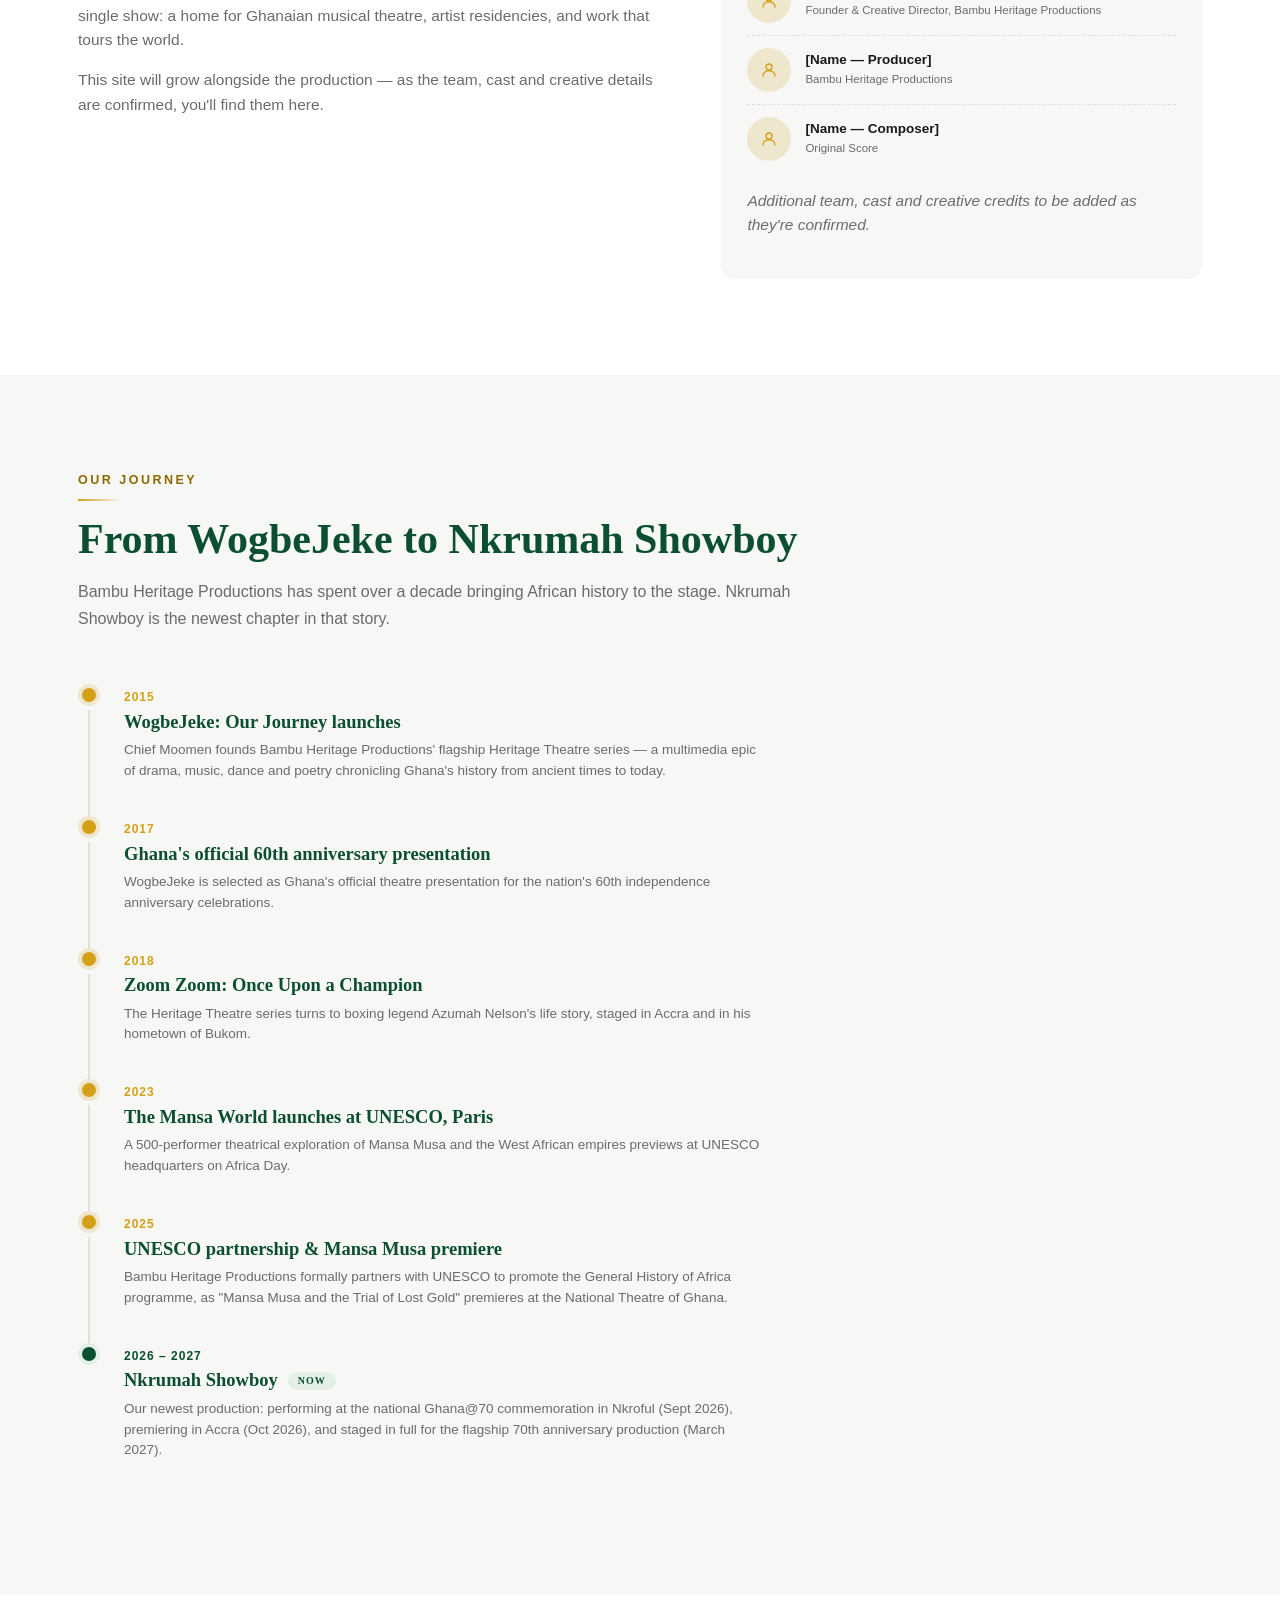
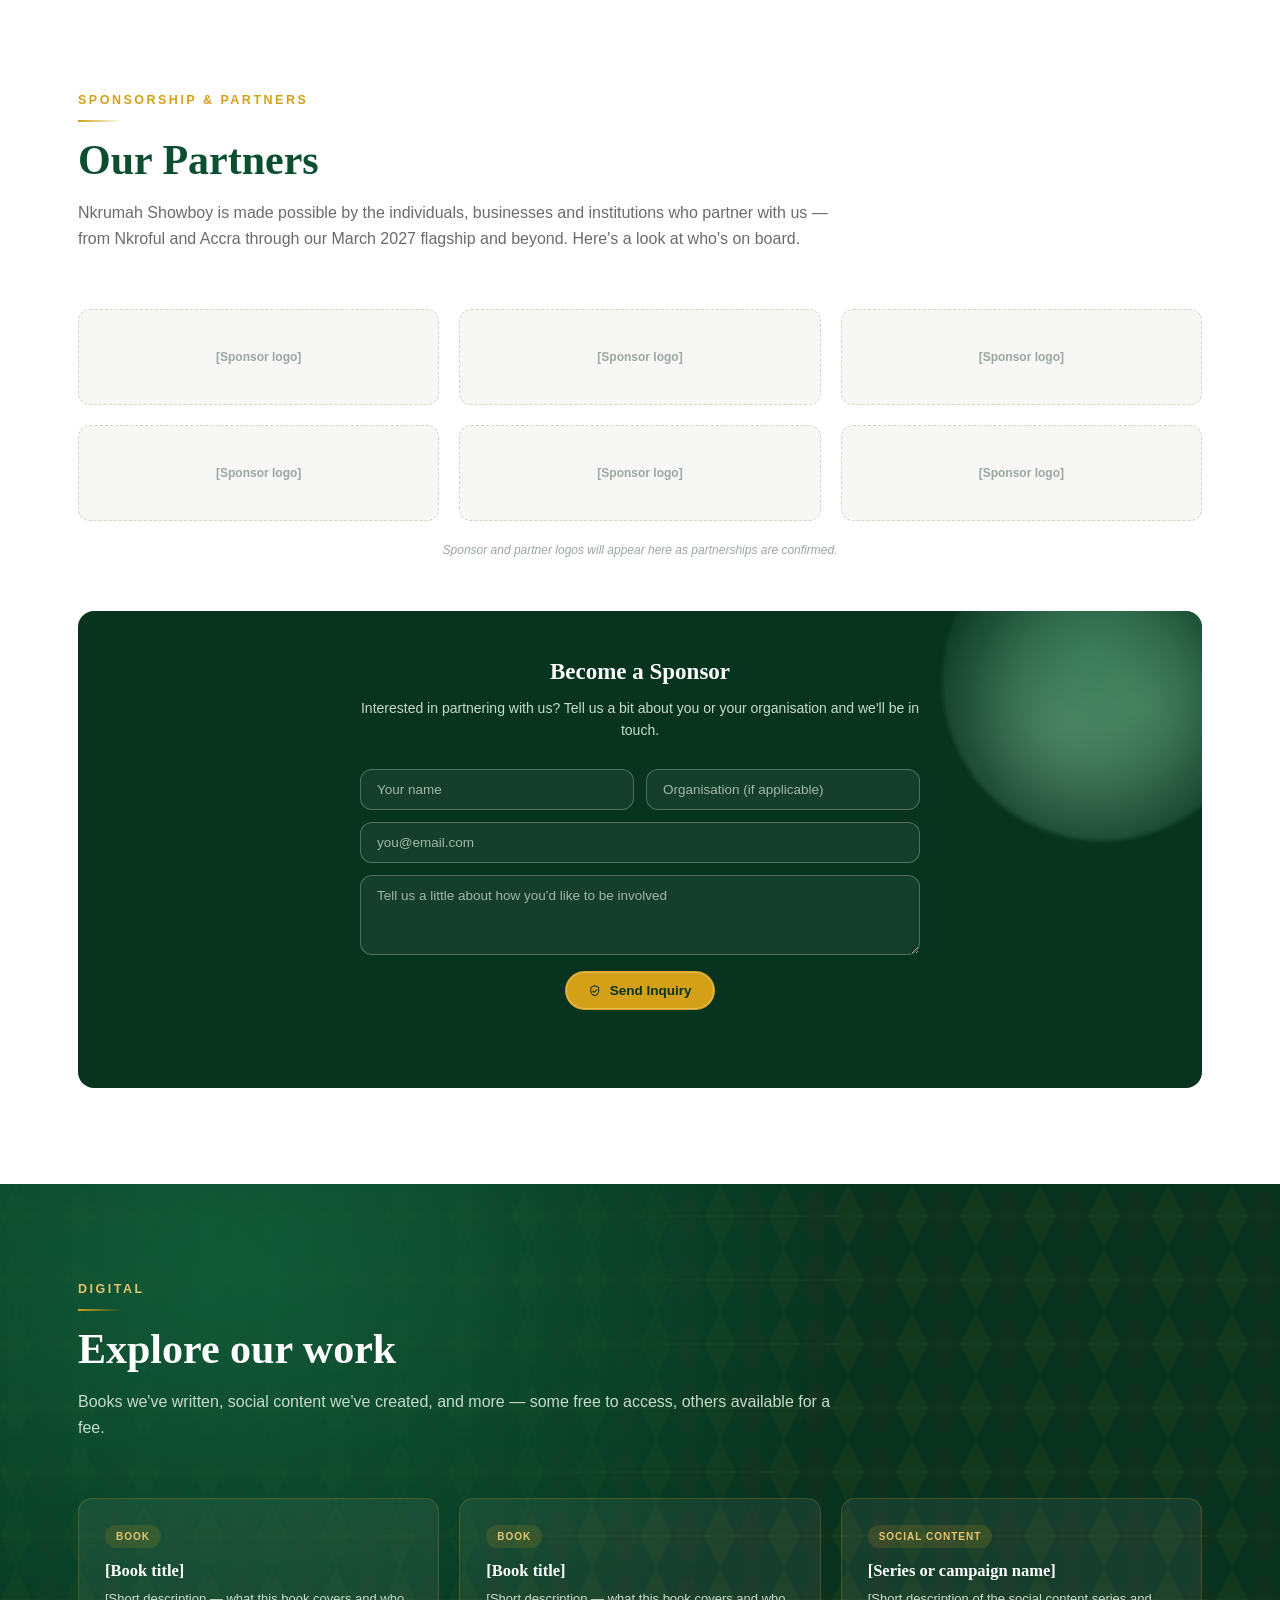
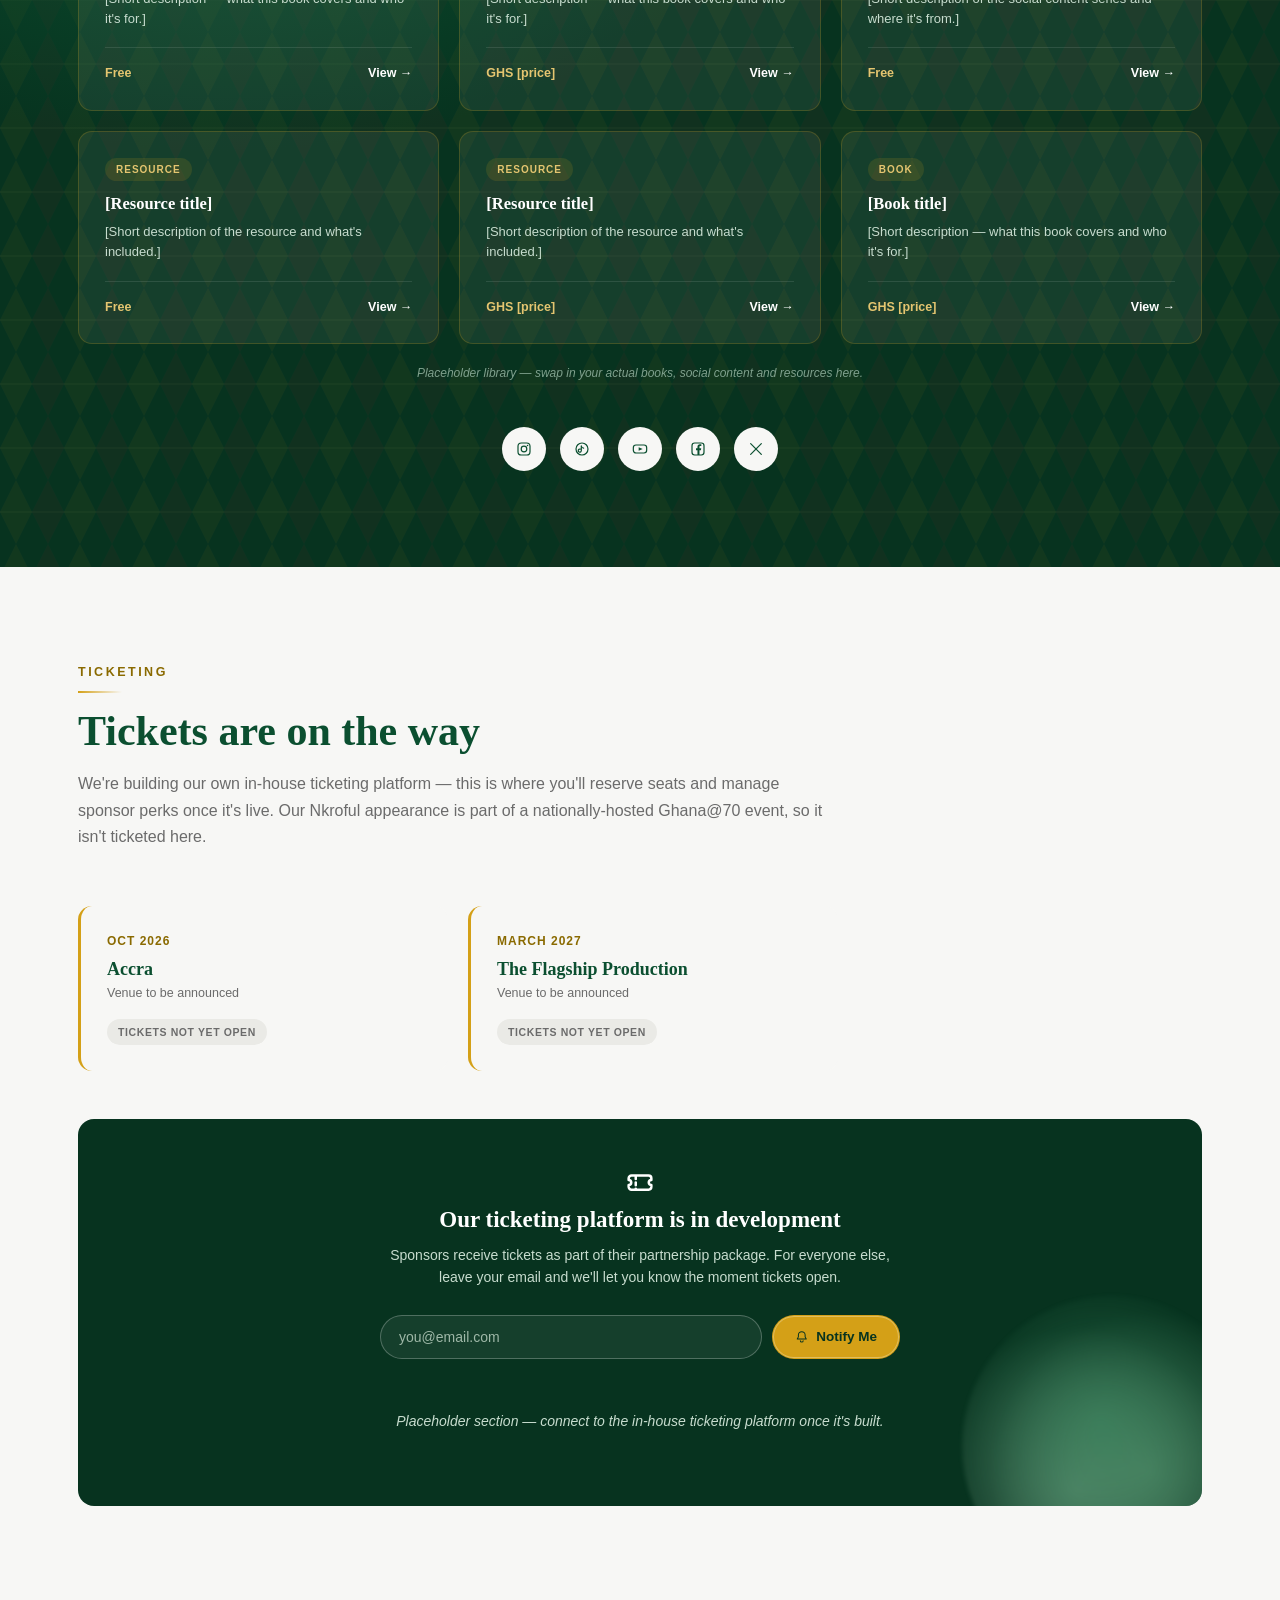
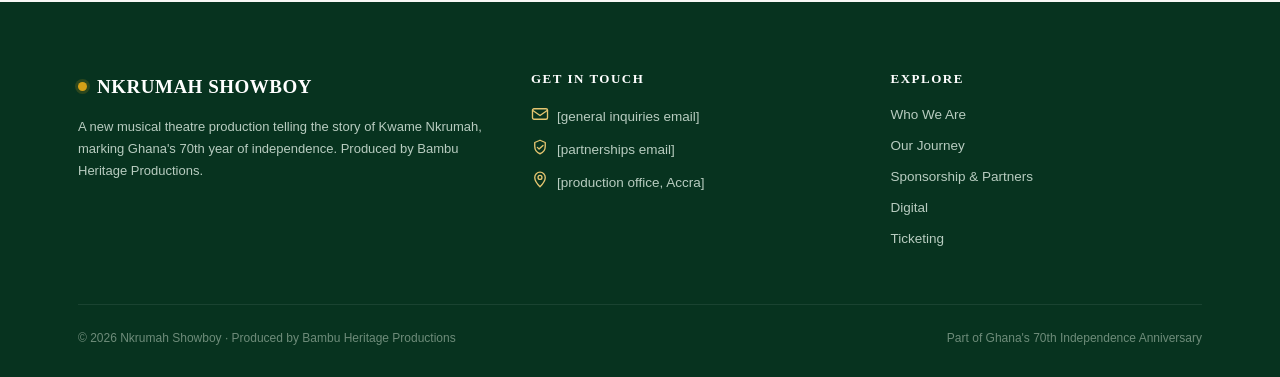
<file: index_5.html>
<!DOCTYPE html>
<html lang="en">
<head>
<meta charset="UTF-8">
<meta name="viewport" content="width=device-width, initial-scale=1.0">
<title>Nkrumah Showboy</title>
<meta name="description" content="Nkrumah Showboy is a new musical theatre production telling the story of Kwame Nkrumah, marking Ghana's 70th year of independence.">
<style>
  :root{
    --green:#0B4F30; --green-dark:#07331F; --green-light:#12603C;
    --gold:#D4A017; --gold-soft:#E4C570;
    --red:#CE1126;
    --charcoal:#1A1A1A; --grey:#6B6B6B; --grey-light:#9AA79E;
    --white:#FFFFFF; --offwhite:#F7F7F5; --cream:#EFE6CE;
    --serif: Georgia, "Times New Roman", Times, serif;
    --sans: -apple-system, BlinkMacSystemFont, "Segoe UI", Roboto, Helvetica, Arial, sans-serif;
    --maxw: 1180px;
    /* retro showboy palette */
    --sepia-black:#1B1109; --sepia-dark:#2B1B10; --curtain:#241609;
    --brass:#C9A227; --brass-light:#E8C878; --parchment:#CFB9A5; --parchment-light:#E9DCC9;
    /* STROBE LIGHTS TOGGLE — the dotted marquee-bulb strip under the nav.
       Set to "none" to hide it, "block" to bring it back. One line, no hunting required. */
    --strobe-display: block;
  }
  *{box-sizing:border-box;}
  html{scroll-behavior:smooth;}
  body{
    margin:0; font-family:var(--sans); color:var(--charcoal); background:var(--white);
    line-height:1.55; -webkit-font-smoothing:antialiased;
  }
  h1,h2,h3,h4{font-family:var(--serif); margin:0; line-height:1.15;}
  p{margin:0;}
  a{color:inherit; text-decoration:none;}
  img{max-width:100%; display:block;}
  .wrap{max-width:var(--maxw); margin:0 auto; padding:0 28px;}
  .kicker{
    text-transform:uppercase; letter-spacing:2.5px; font-size:12.5px; font-weight:700;
    color:var(--gold); margin-bottom:14px; display:block;
  }
  .kicker.on-dark{color:var(--gold-soft);}
  section{padding:96px 0;}
  @media (max-width:760px){ section{padding:64px 0;} .wrap{padding:0 20px;} }

  /* ---------- kente-inspired subtle weave, dark sections only ---------- */
  .weave-dark{
    background-color:var(--green-dark);
    background-image:
      radial-gradient(ellipse 900px 700px at 18% 8%, rgba(18,96,60,0.9), rgba(11,79,48,0.55) 45%, transparent 70%),
      url("data:image/svg+xml,%3Csvg xmlns='http://www.w3.org/2000/svg' width='64' height='64'%3E%3Crect width='64' height='64' fill='none'/%3E%3Cpolygon points='0,32 16,0 32,32 16,64' fill='%23D4A017' opacity='0.05'/%3E%3Cpolygon points='32,32 48,0 64,32 48,64' fill='%23CE1126' opacity='0.05'/%3E%3Cline x1='0' y1='32' x2='64' y2='32' stroke='%23E4C570' stroke-width='1' opacity='0.06'/%3E%3C/svg%3E");
    background-repeat:no-repeat, repeat;
    background-size:cover, 64px 64px;
    color:var(--white);
  }
  /* soft fluid light-green glow accent behind badges */
  .glow{
    position:absolute; border-radius:50%; pointer-events:none; filter:blur(2px);
    background:
      radial-gradient(circle at 46% 42%, rgba(62,140,99,0.55), transparent 60%),
      radial-gradient(circle at 62% 58%, rgba(111,174,133,0.45), transparent 62%),
      radial-gradient(circle at 38% 64%, rgba(159,207,176,0.4), transparent 60%);
  }

  /* ---------- nav ---------- */
  header{
    position:sticky; top:0; z-index:100; background:rgba(7,51,31,0.96);
    backdrop-filter:blur(6px); border-bottom:1px solid rgba(212,160,23,0.25);
  }
  .navbar{display:flex; align-items:center; justify-content:space-between; padding:16px 0;}
  .brand{display:flex; align-items:center; gap:10px; font-family:var(--serif); font-weight:700; font-size:19px; color:var(--white); letter-spacing:0.5px;}
  .brand .flag-dot{width:9px; height:9px; border-radius:50%; background:var(--gold); box-shadow:0 0 0 3px rgba(212,160,23,0.18);}
  nav.links{display:flex; align-items:center; gap:30px;}
  nav.links a{
    font-size:13.5px; color:#CADCC0; font-weight:600; letter-spacing:0.3px; padding:6px 2px;
    border-bottom:2px solid transparent; transition:color .2s, border-color .2s;
  }
  nav.links a:hover, nav.links a.active{color:var(--white); border-color:var(--gold);}
  .btn{
    display:inline-flex; align-items:center; gap:8px; font-weight:700; font-size:13.5px;
    padding:11px 22px; border-radius:999px; border:1.5px solid transparent; cursor:pointer;
    transition:transform .15s, box-shadow .15s, background .15s, color .15s;
  }
  .btn:hover{transform:translateY(-1px);}
  .btn-gold{background:var(--gold); color:var(--green-dark);}
  .btn-gold:hover{background:var(--gold-soft); box-shadow:0 6px 18px rgba(212,160,23,0.35);}
  .btn-outline{background:transparent; border-color:rgba(255,255,255,0.4); color:var(--white);}
  .btn-outline:hover{border-color:var(--gold); color:var(--gold-soft);}
  .btn-outline-dark{background:transparent; border-color:var(--green); color:var(--green);}
  .btn-outline-dark:hover{background:var(--green); color:var(--white);}
  .btn-block{width:100%; justify-content:center;}
  .btn[disabled]{opacity:0.55; cursor:not-allowed; transform:none !important; box-shadow:none !important;}
  .navbtn{display:none;}
  nav.links a.navbtn{padding:13px 30px;}
  .hamburger{display:none; background:none; border:none; color:var(--white); font-size:22px; cursor:pointer;}
  @media (max-width:900px){
    nav.links{
      position:fixed; inset:64px 0 auto 0; flex-direction:column; align-items:flex-start;
      background:var(--green-dark); padding:20px 28px 28px; gap:18px; transform:translateY(-140%);
      transition:transform .25s ease; border-bottom:1px solid rgba(212,160,23,0.25);
    }
    nav.links.open{transform:translateY(0);}
    .hamburger{display:block;}
    .navbtn{display:none !important;}
  }

  /* ---------- hero ---------- */
  .hero-showboy .lede{
    font-size:23px; color:var(--brass-light); max-width:660px; font-style:italic; font-family:var(--serif);
    letter-spacing:0.3px; margin:0 0 44px; text-shadow:0 2px 14px rgba(0,0,0,0.4); display:flex; align-items:center; gap:14px;
  }
  .hero-showboy .lede::before, .hero-showboy .lede::after{content:""; height:1px; width:30px; background:linear-gradient(90deg, transparent, var(--brass-light)); flex:none;}
  .hero-showboy .lede::after{background:linear-gradient(90deg, var(--brass-light), transparent);}
  .hero-showboy .cta-row{display:flex; gap:28px; flex-wrap:wrap; margin-bottom:56px; align-items:center;}
  @media (max-width:640px){
    .hero-showboy .lede{font-size:19px;}
    .hero-showboy .lede::before, .hero-showboy .lede::after{display:none;}
    .hero-showboy .cta-row{gap:16px; margin-bottom:44px;}
  }
  .credit-line{margin-top:0; font-size:12.5px; color:#7FA08D; letter-spacing:0.3px;}

  /* ---------- generic section heading ---------- */
  .sec-head{max-width:760px; margin-bottom:56px;}
  .sec-head h2{font-size:clamp(28px,4vw,42px); color:var(--green); font-weight:700;}
  .sec-head h2.on-dark{color:var(--white);}
  .sec-head p{margin-top:16px; font-size:16px; color:var(--grey); line-height:1.65;}
  .sec-head p.on-dark{color:#C7DCCE;}

  /* ---------- who we are ---------- */
  .pillars{display:grid; grid-template-columns:repeat(4,1fr); gap:20px; margin-top:12px;}
  @media (max-width:900px){.pillars{grid-template-columns:repeat(2,1fr);}}
  @media (max-width:560px){.pillars{grid-template-columns:1fr;}}
  .pillar-card{
    background:var(--offwhite); border-radius:14px; padding:28px 22px; box-shadow:0 4px 18px rgba(11,79,48,0.06);
  }
  .icon-badge{
    width:52px; height:52px; border-radius:50%; display:flex; align-items:center; justify-content:center;
    background:var(--cream); color:var(--gold); font-size:19px; margin-bottom:16px;
    box-shadow:inset 0 0 0 1.25px var(--gold);
  }
  .icon-badge.dark-bg{background:var(--green-dark); color:var(--gold-soft); box-shadow:inset 0 0 0 1.25px var(--gold-soft);}
  .pillar-card h3{font-size:17px; color:var(--green); margin-bottom:8px;}
  .pillar-card p{font-size:13.5px; color:var(--grey);}

  .story-grid{display:grid; grid-template-columns:1.1fr 0.9fr; gap:56px; align-items:start; margin-top:64px;}
  @media (max-width:860px){.story-grid{grid-template-columns:1fr;}}
  .story-grid p{color:var(--grey); font-size:15.5px; margin-bottom:16px;}
  .team-card{background:var(--offwhite); border-radius:14px; padding:26px;}
  .team-card h4{font-size:12.5px; text-transform:uppercase; letter-spacing:1.5px; color:var(--gold); margin-bottom:18px;}
  .team-slot{display:flex; align-items:center; gap:14px; padding:12px 0; border-top:1px dashed #E2DFD6;}
  .team-slot:first-of-type{border-top:none;}
  .avatar-ph{
    width:44px; height:44px; border-radius:50%; background:var(--cream); flex:none;
    display:flex; align-items:center; justify-content:center; color:var(--gold); font-size:15px;
  }
  .team-slot .name{font-size:13.5px; font-weight:700; color:var(--charcoal);}
  .team-slot .role{font-size:11.5px; color:var(--grey);}
  .team-note{margin-top:16px; font-size:11.5px; color:var(--grey-light); font-style:italic;}

  /* ---------- journey timeline ---------- */
  .tl-date{font-size:12px; font-weight:700; color:var(--gold); letter-spacing:1px; margin-bottom:4px;}
  .vtimeline{margin-top:16px; max-width:820px;}
  .vt-item{display:grid; grid-template-columns:22px 1fr; column-gap:24px;}
  .vt-rail{display:grid; grid-template-rows:22px 1fr; justify-items:center;}
  .vt-dot{width:14px; height:14px; border-radius:50%; background:var(--gold); box-shadow:0 0 0 4px var(--cream);}
  .vt-dot.now{background:var(--green); box-shadow:0 0 0 4px #E3EFE7;}
  .vt-line{width:2px; background:#E2DFD6;}
  .vt-item:last-child .vt-line{display:none;}
  .vt-content{padding-bottom:38px;}
  .vt-year{font-size:12px; font-weight:700; color:var(--gold); letter-spacing:1px; margin-bottom:5px;}
  .vt-item.now .vt-year{color:var(--green);}
  .vt-content h3{font-size:18.5px; color:var(--green); margin-bottom:7px; display:flex; align-items:center; gap:10px; flex-wrap:wrap;}
  .vt-content p{font-size:13.5px; color:var(--grey); max-width:640px;}
  .vt-badge{
    display:inline-block; font-size:10px; font-weight:700; letter-spacing:1px; text-transform:uppercase;
    padding:3px 10px; border-radius:999px; background:#E3EFE7; color:var(--green);
  }

  /* ---------- sponsorship ---------- */
  .sponsor-showcase{display:grid; grid-template-columns:repeat(3,1fr); gap:20px; margin-top:8px;}
  @media (max-width:760px){.sponsor-showcase{grid-template-columns:repeat(2,1fr);}}
  @media (max-width:480px){.sponsor-showcase{grid-template-columns:1fr;}}
  .sponsor-slot{
    height:96px; border-radius:12px; border:1.5px dashed #D8D3C4; background:var(--offwhite);
    display:flex; align-items:center; justify-content:center; color:var(--grey-light); font-size:12px;
    font-weight:600; text-align:center; padding:10px;
  }
  .sponsor-note{margin-top:20px; font-size:12px; color:var(--grey-light); font-style:italic; text-align:center;}

  /* ---------- shared dark inquiry / notify card ---------- */
  .inquiry-card{
    margin-top:52px; background:var(--green-dark); color:var(--white); border-radius:16px;
    padding:48px; text-align:center; position:relative; overflow:hidden;
  }
  .inquiry-card .wrap-inner{max-width:560px; margin:0 auto; position:relative; z-index:1;}
  .inquiry-card h3{font-size:23px; margin-bottom:12px;}
  .inquiry-card > .wrap-inner > p{font-size:14px; color:#C7DCCE; margin-bottom:28px;}
  .sponsor-form{display:grid; grid-template-columns:1fr 1fr; gap:12px; text-align:left;}
  .sponsor-form .full{grid-column:1/-1;}
  .sponsor-form input, .sponsor-form textarea{
    width:100%; padding:12px 16px; border-radius:12px; border:1.5px solid rgba(255,255,255,0.25);
    background:rgba(255,255,255,0.06); color:var(--white); font-size:13.5px; outline:none; font-family:var(--sans);
  }
  .sponsor-form input::placeholder, .sponsor-form textarea::placeholder{color:#9FB8A8;}
  .sponsor-form input:focus, .sponsor-form textarea:focus{border-color:var(--gold);}
  .sponsor-form textarea{resize:vertical; min-height:80px;}
  .sponsor-form .submit-row{grid-column:1/-1; text-align:center; margin-top:4px;}
  .sponsor-msg{margin-top:14px; font-size:12.5px; color:var(--gold-soft); min-height:16px; text-align:center;}

  /* ---------- digital hub ---------- */
  .resource-grid{display:grid; grid-template-columns:repeat(3,1fr); gap:20px; margin-top:8px;}
  @media (max-width:860px){.resource-grid{grid-template-columns:1fr;}}
  .res-card{
    background:rgba(255,255,255,0.06); border:1px solid rgba(212,160,23,0.22); border-radius:14px;
    padding:26px; display:flex; flex-direction:column;
  }
  .res-type{
    display:inline-block; font-size:10px; font-weight:700; letter-spacing:1px; text-transform:uppercase;
    color:var(--gold-soft); background:rgba(212,160,23,0.14); padding:4px 11px; border-radius:999px;
    margin-bottom:14px; align-self:flex-start;
  }
  .res-card h3{font-size:16.5px; color:var(--white); margin-bottom:8px;}
  .res-card p{font-size:13px; color:#C7DCCE; flex:1; margin-bottom:18px;}
  .res-foot{display:flex; align-items:center; justify-content:space-between; padding-top:16px; border-top:1px solid rgba(255,255,255,0.1);}
  .res-price{font-size:12.5px; font-weight:700; color:var(--gold-soft);}
  .res-link{font-size:12.5px; font-weight:700; color:var(--white);}
  .res-link:hover{color:var(--gold-soft);}
  .social-row{display:flex; gap:14px; margin-top:44px; justify-content:center; flex-wrap:wrap;}
  .social-row a{
    width:44px; height:44px; border-radius:50%; background:var(--offwhite); display:flex; align-items:center;
    justify-content:center; color:var(--green); font-size:16px; transition:background .2s, color .2s;
  }
  .social-row a:hover{background:var(--green); color:var(--white);}

  /* ---------- ticketing ---------- */
  .ticket-shows{display:grid; grid-template-columns:repeat(2,1fr); gap:20px; margin-top:8px; max-width:760px;}
  @media (max-width:700px){.ticket-shows{grid-template-columns:1fr;}}
  .show-card{background:var(--offwhite); border-radius:14px; padding:26px; border-left:3px solid var(--gold);}
  .show-card .tl-date{margin-bottom:8px;}
  .show-card h3{font-size:18px; color:var(--green); margin-bottom:4px;}
  .show-card .venue{font-size:12.5px; color:var(--grey); margin-bottom:16px;}
  .status-pill{
    display:inline-block; font-size:10.5px; font-weight:700; letter-spacing:0.6px; text-transform:uppercase;
    color:var(--grey); background:#EAEAE6; padding:5px 11px; border-radius:999px;
  }
  .ticket-platform{
    margin-top:48px; background:var(--green-dark); border-radius:16px; padding:48px; text-align:center; color:var(--white);
    position:relative; overflow:hidden;
  }
  .ticket-platform .wrap-inner{max-width:520px; margin:0 auto; position:relative; z-index:1;}
  .ticket-platform i.big{font-size:34px; color:var(--gold-soft); margin-bottom:18px; display:inline-block;}
  .ticket-platform h3{font-size:23px; margin-bottom:12px;}
  .ticket-platform p{font-size:14px; color:#C7DCCE; margin-bottom:26px;}
  .notify-form{display:flex; gap:10px; flex-wrap:wrap; justify-content:center;}
  .notify-form input[type=email]{
    flex:1; min-width:220px; padding:13px 18px; border-radius:999px; border:1.5px solid rgba(255,255,255,0.25);
    background:rgba(255,255,255,0.06); color:var(--white); font-size:14px; outline:none;
  }
  .notify-form input[type=email]::placeholder{color:#9FB8A8;}
  .notify-form input[type=email]:focus{border-color:var(--gold);}
  .notify-msg{margin-top:14px; font-size:12.5px; color:var(--gold-soft); min-height:16px;}
  .platform-note{margin-top:22px; font-size:11px; color:#7FA08D; font-style:italic;}

  /* ---------- contact / footer ---------- */
  footer{background:var(--green-dark); color:#B8CCC0; padding:70px 0 30px;}
  .foot-grid{display:grid; grid-template-columns:1.3fr 1fr 1fr; gap:48px; padding-bottom:44px; border-bottom:1px solid rgba(255,255,255,0.08);}
  @media (max-width:760px){.foot-grid{grid-template-columns:1fr; gap:32px;}}
  .foot-grid h4{color:var(--white); font-size:13px; text-transform:uppercase; letter-spacing:1.5px; margin-bottom:18px;}
  .foot-grid .brand{color:var(--white); margin-bottom:14px;}
  .foot-grid p{font-size:13px; line-height:1.7;}
  .foot-grid ul{list-style:none; margin:0; padding:0;}
  .foot-grid li{margin-bottom:10px; font-size:13.5px;}
  .foot-grid li .icon{width:18px; height:18px; color:var(--gold-soft); margin-right:8px;}
  .foot-bottom{
    padding-top:24px; display:flex; justify-content:space-between; align-items:center; flex-wrap:wrap; gap:12px;
    font-size:12px; color:#6E8C7A;
  }

  ::selection{background:var(--gold-soft); color:var(--green-dark);}
  .sr-only{position:absolute; width:1px; height:1px; padding:0; margin:-1px; overflow:hidden; clip:rect(0,0,0,0); white-space:nowrap; border:0;}

  /* ---------- entrance animations ---------- */
  @keyframes heroFadeIn{from{opacity:0; transform:translateY(26px) scale(.98);} to{opacity:1; transform:translateY(0) scale(1);}}
  .hero-copy{animation:heroFadeIn 1.1s cubic-bezier(.16,1,.3,1) .1s both;}

  /* macro cascade — each section's direct children slide/fade in one after another */
  .reveal > *:not(.stagger):not(.stagger-x){
    opacity:0; transform:translateY(58px) scale(.97);
    transition:opacity .95s cubic-bezier(.16,1,.3,1), transform .95s cubic-bezier(.16,1,.3,1);
  }
  .reveal.is-visible > *:not(.stagger):not(.stagger-x){opacity:1; transform:translateY(0) scale(1);}
  .reveal > *:nth-child(1){transition-delay:0s;}
  .reveal > *:nth-child(2){transition-delay:.12s;}
  .reveal > *:nth-child(3){transition-delay:.24s;}
  .reveal > *:nth-child(4){transition-delay:.36s;}
  .reveal > *:nth-child(5){transition-delay:.48s;}
  .reveal > *:nth-child(6){transition-delay:.6s;}

  /* micro cascade — cards/list items inside a .stagger container pop in one by one, with a little theatrical overshoot */
  .stagger > *{
    opacity:0; transform:translateY(46px) scale(.9);
    transition:opacity .7s cubic-bezier(.34,1.56,.64,1), transform .7s cubic-bezier(.34,1.56,.64,1);
  }
  .reveal.is-visible .stagger > *{opacity:1; transform:translateY(0) scale(1);}
  .stagger > *:nth-child(1){transition-delay:.32s;}
  .stagger > *:nth-child(2){transition-delay:.44s;}
  .stagger > *:nth-child(3){transition-delay:.56s;}
  .stagger > *:nth-child(4){transition-delay:.68s;}
  .stagger > *:nth-child(5){transition-delay:.8s;}
  .stagger > *:nth-child(6){transition-delay:.92s;}

  /* converging cascade — a two-column block where the left column slides in from the left and the right from the right */
  .stagger-x > *{
    opacity:0; transition:opacity .95s cubic-bezier(.16,1,.3,1), transform .95s cubic-bezier(.16,1,.3,1);
  }
  .stagger-x > *:nth-child(1){transform:translateX(-64px);}
  .stagger-x > *:nth-child(2){transform:translateX(64px); transition-delay:.15s;}
  .reveal.is-visible .stagger-x > *{opacity:1; transform:translateX(0);}

  @media (prefers-reduced-motion: reduce){
    .hero-copy{animation:none;}
    .reveal > *, .stagger > *, .stagger-x > *{opacity:1; transform:none; transition:none;}
  }

  /* ---------- inline icon system (self-contained — no external icon font) ---------- */
  .icon{
    width:1em; height:1em; display:inline-block; vertical-align:-0.15em;
    fill:none; stroke:currentColor; stroke-width:1.8; stroke-linecap:round; stroke-linejoin:round; flex:none;
  }
  .icon-lg{width:34px; height:34px;}
  .avatar-ph .icon{width:18px; height:18px;}
  .team-note .icon{display:none;}

  /* ---------- HERO — Showboy retro theme (full-bleed portrait) ---------- */
  .hero-showboy{
    position:relative; overflow:hidden; padding:0; color:var(--white);
    background-color:var(--sepia-dark);
        min-height:760px;
  }
  @keyframes heroZoom{
    0%{transform:scale(1);}
    50%{transform:scale(1.12);}
    100%{transform:scale(1);}
  }
  .hero-bg{
    position:absolute; inset:0; z-index:0; background-repeat:no-repeat; background-position:66% 30%; background-size:cover;
    background-image:url("[data-uri]");
    animation:heroZoom 22s ease-in-out infinite; transform-origin:66% 30%;
  }
  @media (prefers-reduced-motion: reduce){ .hero-bg{animation:none;} }
  .hero-scrim{
    position:absolute; inset:0; z-index:1; pointer-events:none;
    background:
      linear-gradient(100deg, var(--sepia-black) 0%, rgba(27,17,9,0.93) 26%, rgba(27,17,9,0.72) 42%, rgba(27,17,9,0.32) 62%, rgba(27,17,9,0.12) 78%, rgba(27,17,9,0.28) 100%),
      linear-gradient(0deg, var(--sepia-black) 0%, rgba(27,17,9,0.15) 16%, transparent 34%, transparent 78%, rgba(11,79,48,0.22) 100%);
  }
  @media (max-width:900px){
    .hero-showboy{min-height:auto;}
    .hero-bg{background-position:70% 22%; transform-origin:70% 22%;}
    .hero-scrim{
      background:
        linear-gradient(180deg, var(--sepia-black) 0%, rgba(27,17,9,0.9) 30%, rgba(27,17,9,0.55) 52%, rgba(27,17,9,0.72) 74%, var(--sepia-black) 100%);
    }
  }
  .marquee-strip{
    display:var(--strobe-display);
    position:relative; z-index:2; height:13px; width:100%;
    background: radial-gradient(circle, var(--brass-light) 2.6px, transparent 3px) 0 50%/22px 13px repeat-x, var(--sepia-black);
  }
  .hero-showboy .wrap{position:relative; z-index:2;}
  .hero-grid{padding:108px 0 120px;}
  @media (max-width:900px){.hero-grid{padding:72px 0 90px;}}

  .hero-copy{position:relative; z-index:1; max-width:660px;}
  .hero-copy::before{
    content:""; position:absolute; left:-150px; top:-130px; width:560px; height:560px; z-index:-1; pointer-events:none;
    background:conic-gradient(from 0deg, rgba(232,200,120,0.16) 0deg 5deg, transparent 5deg 16deg);
    -webkit-mask-image:radial-gradient(circle, #000 28%, transparent 70%);
    mask-image:radial-gradient(circle, #000 28%, transparent 70%);
  }
  .marquee-title{font-size:clamp(44px,7vw,80px); font-weight:700; color:var(--white); line-height:1.05; margin:0 0 22px; max-width:640px; text-shadow:0 4px 26px rgba(0,0,0,0.45);}
  .marquee-title .accent-word{
    position:relative; display:inline-block; font-style:italic; padding:0 4px 6px 0;
    background:linear-gradient(90deg,var(--brass-light),var(--gold-soft) 45%,var(--brass-light));
    -webkit-background-clip:text; background-clip:text; color:transparent;
  }
  .marquee-title .swash{position:absolute; left:2px; bottom:-4px; width:calc(100% - 6px); height:16px; stroke:var(--brass-light); stroke-width:3; fill:none; opacity:0.85;}


  /* ---------- retro flourishes threaded through the rest of the site ---------- */
  .kicker::after{content:""; display:block; width:44px; height:2px; margin-top:9px; background:linear-gradient(90deg,var(--gold),transparent);}
  .btn-gold{box-shadow:inset 0 0 0 1px rgba(255,255,255,0.3);}
  .btn-outline{box-shadow:inset 0 0 0 1px rgba(255,255,255,0.08);}
</style>
</head>
<body>

<!-- self-contained icon sprite — every <use> below references a symbol defined here -->
<svg style="display:none" aria-hidden="true">
  <symbol id="i-bars" viewBox="0 0 24 24"><line x1="3" y1="6" x2="21" y2="6"/><line x1="3" y1="12" x2="21" y2="12"/><line x1="3" y1="18" x2="21" y2="18"/></symbol>
  <symbol id="i-flag" viewBox="0 0 24 24"><path d="M5 21V4"/><path d="M5 4h13l-2.5 4L18 12H5"/></symbol>
  <symbol id="i-handshake" viewBox="0 0 24 24"><path d="M12 3l7 3v5c0 5-3 8.5-7 10-4-1.5-7-5-7-10V6l7-3z"/><path d="M8.5 12.5l2.3 2.3L16 10"/></symbol>
  <symbol id="i-ticket" viewBox="0 0 24 24"><path d="M4 8a2 2 0 0 1 2-2h12a2 2 0 0 1 2 2v1.2a1.8 1.8 0 0 0 0 3.6V14a2 2 0 0 1-2 2H6a2 2 0 0 1-2-2v-1.2a1.8 1.8 0 0 0 0-3.6V8z"/><line x1="9" y1="6.5" x2="9" y2="15.5" stroke-dasharray="2 2.4"/></symbol>
  <symbol id="i-calendar" viewBox="0 0 24 24"><rect x="3" y="5" width="18" height="16" rx="2"/><line x1="3" y1="10" x2="21" y2="10"/><line x1="8" y1="3" x2="8" y2="7"/><line x1="16" y1="3" x2="16" y2="7"/></symbol>
  <symbol id="i-star" viewBox="0 0 24 24"><path d="M12 3l2.6 5.9 6.4.6-4.8 4.3 1.4 6.2L12 16.9 6.4 20l1.4-6.2L3 9.5l6.4-.6L12 3z"/></symbol>
  <symbol id="i-book" viewBox="0 0 24 24"><path d="M4 5a2 2 0 0 1 2-2h6v18H6a2 2 0 0 1-2-2V5z"/><path d="M20 5a2 2 0 0 0-2-2h-6v18h6a2 2 0 0 0 2-2V5z"/></symbol>
  <symbol id="i-columns" viewBox="0 0 24 24"><path d="M2 9l10-6 10 6"/><path d="M3 21h18"/><path d="M5 21V10M9.3 21V10M14.7 21V10M19 21V10"/></symbol>
  <symbol id="i-globe" viewBox="0 0 24 24"><circle cx="12" cy="12" r="9"/><ellipse cx="12" cy="12" rx="4" ry="9"/><line x1="3" y1="12" x2="21" y2="12"/></symbol>
  <symbol id="i-user" viewBox="0 0 24 24"><circle cx="12" cy="8" r="4"/><path d="M4 20c0-4.4 3.6-7 8-7s8 2.6 8 7"/></symbol>
  <symbol id="i-users" viewBox="0 0 24 24"><circle cx="9" cy="8.2" r="3.2"/><path d="M2.3 20c0-3.8 3-6 6.7-6s6.7 2.2 6.7 6"/><circle cx="17.3" cy="9" r="2.6"/><path d="M15.3 14.3c2.8.4 4.9 2.3 4.9 5.7"/></symbol>
  <symbol id="i-gem" viewBox="0 0 24 24"><path d="M6 3h12l4 6-10 12L2 9l4-6z"/><path d="M2 9h20M8 3l4 6-4 12M16 3l-4 6 4 12"/></symbol>
  <symbol id="i-medal" viewBox="0 0 24 24"><path d="M8 3l4 6 4-6"/><circle cx="12" cy="15" r="6"/><path d="M12 12.3v5.4"/></symbol>
  <symbol id="i-school" viewBox="0 0 24 24"><path d="M2 9l10-5 10 5-10 5-10-5z"/><path d="M6 12v5c0 1.5 3 3 6 3s6-1.5 6-3v-5"/><line x1="22" y1="9" x2="22" y2="16"/></symbol>
  <symbol id="i-check" viewBox="0 0 24 24"><path d="M5 13l4.5 4.5L19 7"/></symbol>
  <symbol id="i-briefcase" viewBox="0 0 24 24"><rect x="3" y="7" width="18" height="13" rx="2"/><path d="M8 7V5a2 2 0 0 1 2-2h4a2 2 0 0 1 2 2v2"/><line x1="3" y1="12.5" x2="21" y2="12.5"/></symbol>
  <symbol id="i-mic" viewBox="0 0 24 24"><rect x="9" y="3" width="6" height="11" rx="3"/><path d="M6 11a6 6 0 0 0 12 0"/><line x1="12" y1="17" x2="12" y2="21"/><line x1="9" y1="21" x2="15" y2="21"/></symbol>
  <symbol id="i-film" viewBox="0 0 24 24"><rect x="3" y="4" width="18" height="16" rx="2"/><line x1="8" y1="4" x2="8" y2="20"/><line x1="16" y1="4" x2="16" y2="20"/><line x1="3" y1="9" x2="8" y2="9"/><line x1="3" y1="15" x2="8" y2="15"/><line x1="16" y1="9" x2="21" y2="9"/><line x1="16" y1="15" x2="21" y2="15"/></symbol>
  <symbol id="i-clapper" viewBox="0 0 24 24"><path d="M3 9.5l1.3-4.3 15.4 3.3-1 4.2z"/><rect x="3" y="9.5" width="18" height="10.5" rx="1.5"/><line x1="7" y1="6" x2="9" y2="9.5"/><line x1="12" y1="6.7" x2="14" y2="10.2"/></symbol>
  <symbol id="i-bell" viewBox="0 0 24 24"><path d="M12 3a6 6 0 0 0-6 6v3.2L4 16h16l-2-3.8V9a6 6 0 0 0-6-6z"/><path d="M9.5 19a2.5 2.5 0 0 0 5 0"/></symbol>
  <symbol id="i-envelope" viewBox="0 0 24 24"><rect x="2" y="5" width="20" height="14" rx="2"/><path d="M2 7l10 7 10-7"/></symbol>
  <symbol id="i-pin" viewBox="0 0 24 24"><path d="M12 21s7-7.4 7-12.5A7 7 0 0 0 5 8.5C5 13.6 12 21 12 21z"/><circle cx="12" cy="8.5" r="2.6"/></symbol>
  <symbol id="i-instagram" viewBox="0 0 24 24"><rect x="3" y="3" width="18" height="18" rx="5"/><circle cx="12" cy="12" r="4.2"/><circle cx="17.3" cy="6.7" r="1.15" fill="currentColor" stroke="none"/></symbol>
  <symbol id="i-tiktok" viewBox="0 0 24 24"><circle cx="12" cy="12" r="9"/><path d="M11 7.5v6.9a2.3 2.3 0 1 1-1.7-2.2"/><path d="M11 7.5c.3 1.7 1.7 3 3.4 3.2"/></symbol>
  <symbol id="i-youtube" viewBox="0 0 24 24"><rect x="2" y="6" width="20" height="12" rx="4"/><path d="M10 9.3l6 2.7-6 2.7v-5.4z" fill="currentColor" stroke="none"/></symbol>
  <symbol id="i-facebook" viewBox="0 0 24 24"><rect x="3" y="3" width="18" height="18" rx="4"/><path d="M14.2 21v-7.2h2.2l.4-2.9h-2.6V9c0-.85.2-1.4 1.4-1.4H17V5c-.3 0-1.2-.1-2.2-.1-2.2 0-3.6 1.3-3.6 3.7v2.3H9v2.9h2.2V21h3z" fill="currentColor" stroke="none"/></symbol>
  <symbol id="i-x" viewBox="0 0 24 24"><line x1="4" y1="4" x2="20" y2="20"/><line x1="20" y1="4" x2="4" y2="20"/></symbol>
  <symbol id="i-swash" viewBox="0 0 200 20" preserveAspectRatio="none"><path d="M2 12 Q 20 2 40 12 T 80 12 T 120 12 T 160 12 T 198 12"/></symbol>
</svg>

<header>
  <div class="wrap navbar">
    <div class="brand"><span class="flag-dot"></span>NKRUMAH SHOWBOY</div>
    <button class="hamburger" id="hamburger" aria-label="Toggle menu"><svg class="icon"><use href="#i-bars"></use></svg></button>
    <nav class="links" id="navLinks">
      <a href="#who">Who We Are</a>
      <a href="#journey">Our Journey</a>
      <a href="#sponsorship">Sponsorship</a>
      <a href="#digital">Digital</a>
      <a href="#ticketing">Ticketing</a>
      <a href="#contact">Contact</a>
      <a href="#sponsorship" class="btn btn-gold navbtn" style="display:inline-flex;">Partner With Us</a>
    </nav>
  </div>
</header>

<!-- ================= HERO ================= -->
<section class="hero-showboy" id="home">
  <div class="marquee-strip" aria-hidden="true"></div>
  <div class="hero-bg" aria-hidden="true"></div>
  <div class="hero-scrim" aria-hidden="true"></div>
  <div class="wrap">
    <div class="hero-grid">
      <div class="hero-copy">
        <span class="sr-only">Background: a portrait of Kwame Nkrumah composed from moments across his life — addressing crowds, the flag of Ghana, Independence Square, industry and infrastructure, and the man himself, mid-speech. A new musical theatre production marking Ghana's 70th year of independence.</span>
        <h1 class="marquee-title">Nkrumah <span class="accent-word">Showboy<svg class="swash" viewBox="0 0 200 20" aria-hidden="true"><use href="#i-swash"></use></svg></span></h1>
        <p class="lede">Cometh the hour, cometh the man</p>
        <div class="cta-row">
          <a href="#sponsorship" class="btn btn-gold"><svg class="icon"><use href="#i-handshake"></use></svg> Become a Partner</a>
          <a href="#ticketing" class="btn btn-outline"><svg class="icon"><use href="#i-ticket"></use></svg> Get Ticket Updates</a>
        </div>
        <p class="credit-line">A production by Bambu Heritage Productions</p>
      </div>
    </div>
  </div>
</section>

<!-- ================= WHO WE ARE ================= -->
<section id="who">
  <div class="wrap reveal">
    <span class="kicker">Who We Are</span>
    <div class="sec-head">
      <h2>A story too big for one stage</h2>
      <p>Nkrumah Showboy brings Kwame Nkrumah's life and legacy to the stage through original music and performance. It's produced by Bambu Heritage Productions — the Ghanaian company behind a decade of Heritage Theatre work — built by theatre-makers, historians, musicians and producers who believe this story deserves to be told by ourselves, for the world.</p>
    </div>
    <div class="pillars stagger">
      <div class="pillar-card">
        <div class="icon-badge"><svg class="icon"><use href="#i-book"></use></svg></div>
        <h3>Authentic storytelling</h3>
        <p>Original music, real locations, and a cast telling Ghana's founding story on its own terms.</p>
      </div>
      <div class="pillar-card">
        <div class="icon-badge"><svg class="icon"><use href="#i-columns"></use></svg></div>
        <h3>Built to last</h3>
        <p>A dedicated theatre space and artist residencies — this production is the beginning, not the whole story.</p>
      </div>
      <div class="pillar-card">
        <div class="icon-badge"><svg class="icon"><use href="#i-star"></use></svg></div>
        <h3>A national moment</h3>
        <p>Staged as part of Ghana's 70th independence anniversary — a story for the whole country to gather around.</p>
      </div>
      <div class="pillar-card">
        <div class="icon-badge"><svg class="icon"><use href="#i-globe"></use></svg></div>
        <h3>Made for the world</h3>
        <p>From Nkroful to Accra, then touring locally, continentally, and internationally.</p>
      </div>
    </div>

    <div class="story-grid stagger-x">
      <div>
        <p>Nkrumah Showboy started with a simple question: why hasn't Ghana told this story on this scale before? Kwame Nkrumah's life carries everything great musical theatre is built on — ambition, love, betrayal, and a vision big enough to change a continent. We're building a production worthy of that story, and an organisation that outlasts any single show: a home for Ghanaian musical theatre, artist residencies, and work that tours the world.</p>
        <p>This site will grow alongside the production — as the team, cast and creative details are confirmed, you'll find them here.</p>
      </div>
      <div class="team-card">
        <h4>The Team</h4>
        <div class="team-slot">
          <div class="avatar-ph"><svg class="icon"><use href="#i-user"></use></svg></div>
          <div><div class="name">Chief Moomen</div><div class="role">Founder &amp; Creative Director, Bambu Heritage Productions</div></div>
        </div>
        <div class="team-slot">
          <div class="avatar-ph"><svg class="icon"><use href="#i-user"></use></svg></div>
          <div><div class="name">[Name — Producer]</div><div class="role">Bambu Heritage Productions</div></div>
        </div>
        <div class="team-slot">
          <div class="avatar-ph"><svg class="icon"><use href="#i-user"></use></svg></div>
          <div><div class="name">[Name — Composer]</div><div class="role">Original Score</div></div>
        </div>
        <p class="team-note">Additional team, cast and creative credits to be added as they're confirmed.</p>
      </div>
    </div>
  </div>
</section>

<!-- ================= OUR JOURNEY ================= -->
<section id="journey" style="background:var(--offwhite);">
  <div class="wrap reveal">
    <span class="kicker" style="color:#8A6A00;">Our Journey</span>
    <div class="sec-head">
      <h2>From WogbeJeke to Nkrumah Showboy</h2>
      <p>Bambu Heritage Productions has spent over a decade bringing African history to the stage. Nkrumah Showboy is the newest chapter in that story.</p>
    </div>
    <div class="vtimeline stagger">
      <div class="vt-item">
        <div class="vt-rail"><div class="vt-dot"></div><div class="vt-line"></div></div>
        <div class="vt-content">
          <div class="vt-year">2015</div>
          <h3>WogbeJeke: Our Journey launches</h3>
          <p>Chief Moomen founds Bambu Heritage Productions' flagship Heritage Theatre series — a multimedia epic of drama, music, dance and poetry chronicling Ghana's history from ancient times to today.</p>
        </div>
      </div>
      <div class="vt-item">
        <div class="vt-rail"><div class="vt-dot"></div><div class="vt-line"></div></div>
        <div class="vt-content">
          <div class="vt-year">2017</div>
          <h3>Ghana's official 60th anniversary presentation</h3>
          <p>WogbeJeke is selected as Ghana's official theatre presentation for the nation's 60th independence anniversary celebrations.</p>
        </div>
      </div>
      <div class="vt-item">
        <div class="vt-rail"><div class="vt-dot"></div><div class="vt-line"></div></div>
        <div class="vt-content">
          <div class="vt-year">2018</div>
          <h3>Zoom Zoom: Once Upon a Champion</h3>
          <p>The Heritage Theatre series turns to boxing legend Azumah Nelson's life story, staged in Accra and in his hometown of Bukom.</p>
        </div>
      </div>
      <div class="vt-item">
        <div class="vt-rail"><div class="vt-dot"></div><div class="vt-line"></div></div>
        <div class="vt-content">
          <div class="vt-year">2023</div>
          <h3>The Mansa World launches at UNESCO, Paris</h3>
          <p>A 500-performer theatrical exploration of Mansa Musa and the West African empires previews at UNESCO headquarters on Africa Day.</p>
        </div>
      </div>
      <div class="vt-item">
        <div class="vt-rail"><div class="vt-dot"></div><div class="vt-line"></div></div>
        <div class="vt-content">
          <div class="vt-year">2025</div>
          <h3>UNESCO partnership &amp; Mansa Musa premiere</h3>
          <p>Bambu Heritage Productions formally partners with UNESCO to promote the General History of Africa programme, as "Mansa Musa and the Trial of Lost Gold" premieres at the National Theatre of Ghana.</p>
        </div>
      </div>
      <div class="vt-item now">
        <div class="vt-rail"><div class="vt-dot now"></div><div class="vt-line"></div></div>
        <div class="vt-content">
          <div class="vt-year">2026 – 2027</div>
          <h3>Nkrumah Showboy <span class="vt-badge">Now</span></h3>
          <p>Our newest production: performing at the national Ghana@70 commemoration in Nkroful (Sept 2026), premiering in Accra (Oct 2026), and staged in full for the flagship 70th anniversary production (March 2027).</p>
        </div>
      </div>
    </div>
  </div>
</section>

<!-- ================= SPONSORSHIP & PARTNERS ================= -->
<section id="sponsorship">
  <div class="wrap reveal">
    <span class="kicker">Sponsorship &amp; Partners</span>
    <div class="sec-head">
      <h2>Our Partners</h2>
      <p>Nkrumah Showboy is made possible by the individuals, businesses and institutions who partner with us — from Nkroful and Accra through our March 2027 flagship and beyond. Here's a look at who's on board.</p>
    </div>
    <div class="sponsor-showcase stagger">
      <div class="sponsor-slot">[Sponsor logo]</div>
      <div class="sponsor-slot">[Sponsor logo]</div>
      <div class="sponsor-slot">[Sponsor logo]</div>
      <div class="sponsor-slot">[Sponsor logo]</div>
      <div class="sponsor-slot">[Sponsor logo]</div>
      <div class="sponsor-slot">[Sponsor logo]</div>
    </div>
    <p class="sponsor-note">Sponsor and partner logos will appear here as partnerships are confirmed.</p>

    <div class="inquiry-card">
      <div class="glow" style="width:320px; height:320px; right:-60px; top:-90px;"></div>
      <div class="wrap-inner">
        <h3>Become a Sponsor</h3>
        <p>Interested in partnering with us? Tell us a bit about you or your organisation and we'll be in touch.</p>
        <form class="sponsor-form" id="sponsorForm">
          <input type="text" id="sponsorName" placeholder="Your name" required>
          <input type="text" id="sponsorOrg" placeholder="Organisation (if applicable)">
          <input type="email" id="sponsorEmail" class="full" placeholder="you@email.com" required>
          <textarea id="sponsorMsg" class="full" placeholder="Tell us a little about how you'd like to be involved"></textarea>
          <div class="submit-row">
            <button type="submit" class="btn btn-gold"><svg class="icon"><use href="#i-handshake"></use></svg> Send Inquiry</button>
          </div>
        </form>
        <div class="sponsor-msg" id="sponsorMsgOut"></div>
      </div>
    </div>
  </div>
</section>

<!-- ================= DIGITAL HUB ================= -->
<section id="digital" class="weave-dark">
  <div class="wrap reveal">
    <span class="kicker on-dark">Digital</span>
    <div class="sec-head">
      <h2 class="on-dark">Explore our work</h2>
      <p class="on-dark">Books we've written, social content we've created, and more — some free to access, others available for a fee.</p>
    </div>
    <div class="resource-grid stagger">
      <div class="res-card">
        <span class="res-type">Book</span>
        <h3>[Book title]</h3>
        <p>[Short description — what this book covers and who it's for.]</p>
        <div class="res-foot"><span class="res-price">Free</span><a href="#" class="res-link">View →</a></div>
      </div>
      <div class="res-card">
        <span class="res-type">Book</span>
        <h3>[Book title]</h3>
        <p>[Short description — what this book covers and who it's for.]</p>
        <div class="res-foot"><span class="res-price">GHS [price]</span><a href="#" class="res-link">View →</a></div>
      </div>
      <div class="res-card">
        <span class="res-type">Social Content</span>
        <h3>[Series or campaign name]</h3>
        <p>[Short description of the social content series and where it's from.]</p>
        <div class="res-foot"><span class="res-price">Free</span><a href="#" class="res-link">View →</a></div>
      </div>
      <div class="res-card">
        <span class="res-type">Resource</span>
        <h3>[Resource title]</h3>
        <p>[Short description of the resource and what's included.]</p>
        <div class="res-foot"><span class="res-price">Free</span><a href="#" class="res-link">View →</a></div>
      </div>
      <div class="res-card">
        <span class="res-type">Resource</span>
        <h3>[Resource title]</h3>
        <p>[Short description of the resource and what's included.]</p>
        <div class="res-foot"><span class="res-price">GHS [price]</span><a href="#" class="res-link">View →</a></div>
      </div>
      <div class="res-card">
        <span class="res-type">Book</span>
        <h3>[Book title]</h3>
        <p>[Short description — what this book covers and who it's for.]</p>
        <div class="res-foot"><span class="res-price">GHS [price]</span><a href="#" class="res-link">View →</a></div>
      </div>
    </div>
    <p class="sponsor-note" style="color:#7FA08D;">Placeholder library — swap in your actual books, social content and resources here.</p>
    <div class="social-row">
      <a href="#" aria-label="Instagram"><svg class="icon"><use href="#i-instagram"></use></svg></a>
      <a href="#" aria-label="TikTok"><svg class="icon"><use href="#i-tiktok"></use></svg></a>
      <a href="#" aria-label="YouTube"><svg class="icon"><use href="#i-youtube"></use></svg></a>
      <a href="#" aria-label="Facebook"><svg class="icon"><use href="#i-facebook"></use></svg></a>
      <a href="#" aria-label="X"><svg class="icon"><use href="#i-x"></use></svg></a>
    </div>
  </div>
</section>

<!-- ================= TICKETING ================= -->
<section id="ticketing" style="background:var(--offwhite);">
  <div class="wrap reveal">
    <span class="kicker" style="color:#8A6A00;">Ticketing</span>
    <div class="sec-head">
      <h2>Tickets are on the way</h2>
      <p>We're building our own in-house ticketing platform — this is where you'll reserve seats and manage sponsor perks once it's live. Our Nkroful appearance is part of a nationally-hosted Ghana@70 event, so it isn't ticketed here.</p>
    </div>
    <div class="ticket-shows stagger">
      <div class="show-card">
        <div class="tl-date" style="color:#8A6A00;">OCT 2026</div>
        <h3>Accra</h3>
        <div class="venue">Venue to be announced</div>
        <span class="status-pill">Tickets not yet open</span>
      </div>
      <div class="show-card">
        <div class="tl-date" style="color:#8A6A00;">MARCH 2027</div>
        <h3>The Flagship Production</h3>
        <div class="venue">Venue to be announced</div>
        <span class="status-pill">Tickets not yet open</span>
      </div>
    </div>

    <div class="ticket-platform">
      <div class="glow" style="width:300px; height:300px; right:-60px; bottom:-90px;"></div>
      <div class="wrap-inner">
        <svg class="icon icon-lg"><use href="#i-ticket"></use></svg>
        <h3>Our ticketing platform is in development</h3>
        <p>Sponsors receive tickets as part of their partnership package. For everyone else, leave your email and we'll let you know the moment tickets open.</p>
        <form class="notify-form" id="notifyForm">
          <input type="email" id="notifyEmail" placeholder="you@email.com" required>
          <button type="submit" class="btn btn-gold"><svg class="icon"><use href="#i-bell"></use></svg> Notify Me</button>
        </form>
        <div class="notify-msg" id="notifyMsg"></div>
        <p class="platform-note">Placeholder section — connect to the in-house ticketing platform once it's built.</p>
      </div>
    </div>
  </div>
</section>

<!-- ================= CONTACT / FOOTER ================= -->
<footer id="contact">
  <div class="wrap reveal">
    <div class="foot-grid stagger">
      <div>
        <div class="brand"><span class="flag-dot"></span>NKRUMAH SHOWBOY</div>
        <p>A new musical theatre production telling the story of Kwame Nkrumah, marking Ghana's 70th year of independence. Produced by Bambu Heritage Productions.</p>
      </div>
      <div>
        <h4>Get in touch</h4>
        <ul>
          <li><svg class="icon"><use href="#i-envelope"></use></svg>[general inquiries email]</li>
          <li><svg class="icon"><use href="#i-handshake"></use></svg>[partnerships email]</li>
          <li><svg class="icon"><use href="#i-pin"></use></svg>[production office, Accra]</li>
        </ul>
      </div>
      <div>
        <h4>Explore</h4>
        <ul>
          <li><a href="#who">Who We Are</a></li>
          <li><a href="#journey">Our Journey</a></li>
          <li><a href="#sponsorship">Sponsorship &amp; Partners</a></li>
          <li><a href="#digital">Digital</a></li>
          <li><a href="#ticketing">Ticketing</a></li>
        </ul>
      </div>
    </div>
    <div class="foot-bottom">
      <span>© 2026 Nkrumah Showboy · Produced by Bambu Heritage Productions</span>
      <span>Part of Ghana's 70th Independence Anniversary</span>
    </div>
  </div>
</footer>

<script>
  // scroll-triggered entrance animation for each section
  const revealEls = document.querySelectorAll('.reveal');
  if ('IntersectionObserver' in window) {
    const revealIO = new IntersectionObserver((entries) => {
      entries.forEach(entry => {
        if (entry.isIntersecting) {
          entry.target.classList.add('is-visible');
          revealIO.unobserve(entry.target);
        }
      });
    }, { threshold: 0.12, rootMargin: '0px 0px -60px 0px' });
    revealEls.forEach(el => revealIO.observe(el));
  } else {
    revealEls.forEach(el => el.classList.add('is-visible'));
  }

  // mobile nav toggle
  const hamburger = document.getElementById('hamburger');
  const navLinks = document.getElementById('navLinks');
  hamburger.addEventListener('click', () => navLinks.classList.toggle('open'));
  navLinks.querySelectorAll('a').forEach(a => a.addEventListener('click', () => navLinks.classList.remove('open')));

  // active-link highlight on scroll
  const sections = ['home','who','journey','sponsorship','digital','ticketing','contact']
    .map(id => document.getElementById(id)).filter(Boolean);
  const navAnchors = Array.from(document.querySelectorAll('nav.links a[href^="#"]'));
  const setActive = () => {
    let current = sections[0];
    const y = window.scrollY + 120;
    sections.forEach(sec => { if (sec.offsetTop <= y) current = sec; });
    navAnchors.forEach(a => a.classList.toggle('active', a.getAttribute('href') === '#' + current.id));
  };
  window.addEventListener('scroll', setActive);
  setActive();

  // ticketing notify form — placeholder, no backend yet
  const notifyForm = document.getElementById('notifyForm');
  const notifyMsg = document.getElementById('notifyMsg');
  notifyForm.addEventListener('submit', (e) => {
    e.preventDefault();
    const email = document.getElementById('notifyEmail').value;
    notifyMsg.textContent = "Thanks — we'll email " + email + " the moment tickets go live.";
    notifyForm.reset();
  });

  // become-a-sponsor form — placeholder, no backend yet
  const sponsorForm = document.getElementById('sponsorForm');
  const sponsorMsgOut = document.getElementById('sponsorMsgOut');
  sponsorForm.addEventListener('submit', (e) => {
    e.preventDefault();
    const name = document.getElementById('sponsorName').value;
    sponsorMsgOut.textContent = "Thanks, " + name + " — we've received your message and will be in touch soon.";
    sponsorForm.reset();
  });
</script>

</body>
</html>
</file>
<file: styles.css>
:root{
    --green:#201D19; --green-dark:#1B1109; --green-light:#2B1B10;
    --gold:#B8391F; --gold-soft:#E0A88F;
    --red:#CE1126;
    --charcoal:#1A1A1A; --grey:#6B6B6B; --grey-light:#9AA79E;
    --white:#FFFFFF; --offwhite:#F7F7F5; --cream:#EFE6CE;
    --serif: Georgia, "Times New Roman", Times, serif;
    --sans: -apple-system, BlinkMacSystemFont, "Segoe UI", Roboto, Helvetica, Arial, sans-serif;
    --maxw: 1180px;
    /* retro showboy palette */
    --sepia-black:#1B1109; --sepia-dark:#2B1B10; --curtain:#241609;
    --brass:#B8391F; --brass-light:#E6B49C; --parchment:#CFB9A5; --parchment-light:#E9DCC9;
    /* STROBE LIGHTS TOGGLE — the dotted marquee-bulb strip under the nav.
       Set to "none" to hide it, "block" to bring it back. One line, no hunting required. */
    --strobe-display: block;
  }
  *{box-sizing:border-box;}
  html{scroll-behavior:smooth;}
  body{
    margin:0; font-family:var(--sans); color:var(--charcoal); background:var(--white);
    line-height:1.55; -webkit-font-smoothing:antialiased;
  }
  h1,h2,h3,h4{font-family:var(--serif); margin:0; line-height:1.15;}
  p{margin:0;}
  a{color:inherit; text-decoration:none;}
  img{max-width:100%; display:block;}
  .wrap{max-width:var(--maxw); margin:0 auto; padding:0 28px;}
  .kicker{
    text-transform:uppercase; letter-spacing:2.5px; font-size:12.5px; font-weight:700;
    color:var(--gold); margin-bottom:14px; display:block;
  }
  .kicker.on-dark{color:var(--gold-soft);}
  section{padding:96px 0;}
  @media (max-width:760px){ section{padding:64px 0;} .wrap{padding:0 20px;} }

  /* ---------- kente-inspired subtle weave, dark sections only ---------- */
  .weave-dark{
    background-color:var(--green-dark);
    background-image:
      radial-gradient(ellipse 900px 700px at 18% 8%, rgba(43,27,16,0.9), rgba(27,17,9,0.55) 45%, transparent 70%),
      url("data:image/svg+xml,%3Csvg xmlns='http://www.w3.org/2000/svg' width='64' height='64'%3E%3Crect width='64' height='64' fill='none'/%3E%3Cpolygon points='0,32 16,0 32,32 16,64' fill='%23B8391F' opacity='0.05'/%3E%3Cpolygon points='32,32 48,0 64,32 48,64' fill='%23CE1126' opacity='0.05'/%3E%3Cline x1='0' y1='32' x2='64' y2='32' stroke='%23E0A88F' stroke-width='1' opacity='0.06'/%3E%3C/svg%3E");
    background-repeat:no-repeat, repeat;
    background-size:cover, 64px 64px;
    color:var(--white);
  }
  /* soft fluid light-green glow accent behind badges */
  .glow{
    position:absolute; border-radius:50%; pointer-events:none; filter:blur(2px);
    background:
      radial-gradient(circle at 46% 42%, rgba(184,57,31,0.5), transparent 60%),
      radial-gradient(circle at 62% 58%, rgba(150,70,45,0.42), transparent 62%),
      radial-gradient(circle at 38% 64%, rgba(200,140,110,0.35), transparent 60%);
  }

  /* ---------- nav ---------- */
  header{
    position:sticky; top:0; z-index:100; background:rgba(27,17,9,0.96);
    backdrop-filter:blur(6px); border-bottom:1px solid rgba(184,57,31,0.25);
  }
  .navbar{display:flex; align-items:center; justify-content:space-between; padding:16px 0;}
  .brand{display:flex; align-items:center; gap:10px; font-family:var(--serif); font-weight:700; font-size:19px; color:var(--white); letter-spacing:0.5px;}
  .brand .flag-dot{width:9px; height:9px; border-radius:50%; background:var(--gold); box-shadow:0 0 0 3px rgba(184,57,31,0.18);}
  nav.links{display:flex; align-items:center; gap:30px;}
  nav.links a{
    font-size:13.5px; color:#D6C7B0; font-weight:600; letter-spacing:0.3px; padding:6px 2px;
    border-bottom:2px solid transparent; transition:color .2s, border-color .2s;
  }
  nav.links a:hover, nav.links a.active{color:var(--white); border-color:var(--gold);}
  .btn{
    display:inline-flex; align-items:center; gap:8px; font-weight:700; font-size:13.5px;
    padding:11px 22px; border-radius:999px; border:1.5px solid transparent; cursor:pointer;
    transition:transform .15s, box-shadow .15s, background .15s, color .15s;
  }
  .btn:hover{transform:translateY(-1px);}
  .btn-gold{background:var(--gold); color:var(--green-dark);}
  .btn-gold:hover{background:var(--gold-soft); box-shadow:0 6px 18px rgba(184,57,31,0.35);}
  .btn-outline{background:transparent; border-color:rgba(255,255,255,0.4); color:var(--white);}
  .btn-outline:hover{border-color:var(--gold); color:var(--gold-soft);}
  .btn-outline-dark{background:transparent; border-color:var(--green); color:var(--green);}
  .btn-outline-dark:hover{background:var(--green); color:var(--white);}
  .btn-block{width:100%; justify-content:center;}
  .btn[disabled]{opacity:0.55; cursor:not-allowed; transform:none !important; box-shadow:none !important;}
  .navbtn{display:none;}
  nav.links a.navbtn{padding:13px 30px;}
  .hamburger{display:none; background:none; border:none; color:var(--white); font-size:22px; cursor:pointer;}
  @media (max-width:900px){
    nav.links{
      position:fixed; inset:64px 0 auto 0; flex-direction:column; align-items:flex-start;
      background:var(--green-dark); padding:20px 28px 28px; gap:18px; transform:translateY(-140%);
      transition:transform .25s ease; border-bottom:1px solid rgba(184,57,31,0.25);
    }
    nav.links.open{transform:translateY(0);}
    .hamburger{display:block;}
    .navbtn{display:none !important;}
  }

  /* ---------- hero ---------- */
  .hero-showboy .lede{
    font-size:23px; color:var(--brass-light); max-width:660px; font-style:italic; font-family:var(--serif);
    letter-spacing:0.3px; margin:0 0 44px; text-shadow:0 2px 14px rgba(0,0,0,0.4); display:flex; align-items:center; gap:14px;
  }
  .hero-showboy .lede::before, .hero-showboy .lede::after{content:""; height:1px; width:30px; background:linear-gradient(90deg, transparent, var(--brass-light)); flex:none;}
  .hero-showboy .lede::after{background:linear-gradient(90deg, var(--brass-light), transparent);}
  .hero-showboy .cta-row{display:flex; gap:28px; flex-wrap:wrap; margin-bottom:56px; align-items:center;}
  @media (max-width:640px){
    .hero-showboy .lede{font-size:19px;}
    .hero-showboy .lede::before, .hero-showboy .lede::after{display:none;}
    .hero-showboy .cta-row{gap:16px; margin-bottom:44px;}
  }
  .credit-line{margin-top:0; font-size:12.5px; color:#9C8C7A; letter-spacing:0.3px;}

  /* ---------- generic section heading ---------- */
  .sec-head{max-width:760px; margin-bottom:56px;}
  .sec-head h2{font-size:clamp(28px,4vw,42px); color:var(--green); font-weight:700;}
  .sec-head h2.on-dark{color:var(--white);}
  .sec-head p{margin-top:16px; font-size:16px; color:var(--grey); line-height:1.65;}
  .sec-head p.on-dark{color:#D6C7B5;}

  /* ---------- who we are ---------- */
  .pillars{display:grid; grid-template-columns:repeat(4,1fr); gap:20px; margin-top:12px;}
  @media (max-width:900px){.pillars{grid-template-columns:repeat(2,1fr);}}
  @media (max-width:560px){.pillars{grid-template-columns:1fr;}}
  .pillar-card{
    background:var(--offwhite); border-radius:14px; padding:28px 22px; box-shadow:0 4px 18px rgba(27,17,9,0.08);
  }
  .icon-badge{
    width:52px; height:52px; border-radius:50%; display:flex; align-items:center; justify-content:center;
    background:var(--cream); color:var(--gold); font-size:19px; margin-bottom:16px;
    box-shadow:inset 0 0 0 1.25px var(--gold);
  }
  .icon-badge.dark-bg{background:var(--green-dark); color:var(--gold-soft); box-shadow:inset 0 0 0 1.25px var(--gold-soft);}
  .pillar-card h3{font-size:17px; color:var(--green); margin-bottom:8px;}
  .pillar-card p{font-size:13.5px; color:var(--grey);}

  .story-grid{display:grid; grid-template-columns:1.1fr 0.9fr; gap:56px; align-items:start; margin-top:64px;}
  @media (max-width:860px){.story-grid{grid-template-columns:1fr;}}
  .story-grid p{color:var(--grey); font-size:15.5px; margin-bottom:16px;}
  .team-card{background:var(--offwhite); border-radius:14px; padding:26px;}
  .team-card h4{font-size:12.5px; text-transform:uppercase; letter-spacing:1.5px; color:var(--gold); margin-bottom:18px;}

  /* carousel-style profile inside team-card */
  .team-profile{display:flex; align-items:center; justify-content:space-between; gap:18px;}
  .profile-frame{display:flex; flex-direction:column; align-items:center; gap:12px; width:100%; max-width:380px; margin:0 auto;}
  .profile-image.large{width:160px; height:160px; border-radius:50%; display:flex; align-items:center; justify-content:center; background:var(--cream); color:var(--gold); font-size:36px; box-shadow:0 8px 30px rgba(27,17,9,0.08); flex:none;}
  .profile-meta{text-align:center;}
  .profile-image .initials{font-size:32px; font-weight:700; color:var(--gold);}
  .profile-meta .name{font-size:16px; font-weight:700; color:var(--charcoal);}
  .profile-meta .role{font-size:13px; color:var(--grey); margin-top:6px;}
  .profile-nav{background:transparent; border:none; color:var(--green); cursor:pointer; padding:8px; display:inline-flex; align-items:center; justify-content:center; border-radius:8px; transition:transform .12s, background .12s;}
  .profile-nav:hover{transform:translateY(-3px); background:rgba(27,17,9,0.04);}
  .profile-nav .icon{width:22px; height:22px; stroke-width:2.2;}

  @media (max-width:760px){
    .team-profile{gap:12px;}
    .profile-image.large{width:120px; height:120px;}
    .profile-frame{max-width:300px}
  }
  .team-note{margin-top:16px; font-size:11.5px; color:var(--grey-light); font-style:italic;}

  /* ---------- current event ---------- */
  .event-feature{display:grid; gap:28px; width:100%; max-width:none;}
  .event-video{
    display:block; width:100%; height:clamp(300px,42vw,520px); object-fit:cover;
    border:1px solid rgba(224,168,143,0.32); border-radius:18px;
    background:var(--sepia-dark); box-shadow:0 18px 48px rgba(0,0,0,0.22);
  }
  .event-video-mark{
    width:68px; height:68px; border:1px solid rgba(230,180,156,0.7); border-radius:50%;
    display:flex; align-items:center; justify-content:center; color:var(--gold-soft); font-size:28px; margin-bottom:16px;
    background:rgba(27,17,9,0.56);
  }
  .event-video-label{font-family:var(--serif); font-size:clamp(20px,3vw,28px); font-weight:700;}
  .event-video-caption{margin-top:5px; color:#D6C7B5; font-size:13px; letter-spacing:0.4px;}
  .event-details{background:rgba(255,255,255,0.96); color:var(--charcoal); border-radius:16px; padding:clamp(24px,4vw,40px);}
  .event-details h2{font-size:clamp(25px,4vw,36px); color:var(--green); margin-bottom:22px;}
  .event-facts{display:grid; grid-template-columns:repeat(2,minmax(0,1fr)); gap:16px 28px; margin:0 0 20px;}
  .event-facts dt{font-size:10.5px; font-weight:700; letter-spacing:1.2px; color:var(--gold); text-transform:uppercase;}
  .event-facts dd{margin:4px 0 0; font-size:14px; font-weight:600; color:var(--green);}
  .event-details > p:not(.event-ticket-note){max-width:720px; color:var(--grey); font-size:14.5px; line-height:1.7; margin-bottom:22px;}
  .event-ticket{color:var(--green-dark);}
  .event-ticket-note{margin-top:12px; color:var(--grey-light); font-size:11.5px; font-style:italic;}
  @media (max-width:600px){
    .event-video{height:220px;}
    .event-facts{grid-template-columns:1fr; gap:12px;}
  }

  /* transitions for profile switch */
  .profile-frame .profile-image,
  .profile-frame .profile-meta{transition:opacity .48s cubic-bezier(.2,.9,.2,1), transform .48s cubic-bezier(.2,.9,.2,1);}
  .profile-image img{width:100%; height:100%; object-fit:cover; border-radius:50%; display:block;}
  .is-hidden{opacity:0; transform:translateY(8px);}
  .profile-image .initials{font-size:28px; font-weight:700; color:var(--gold);}

  /* ---------- journey timeline ---------- */
  .tl-date{font-size:12px; font-weight:700; color:var(--gold); letter-spacing:1px; margin-bottom:4px;}
  .vtimeline{margin-top:16px; max-width:820px;}
  .vt-item{display:grid; grid-template-columns:22px 1fr; column-gap:24px;}
  .vt-rail{display:grid; grid-template-rows:22px 1fr; justify-items:center;}
  .vt-dot{width:14px; height:14px; border-radius:50%; background:var(--gold); box-shadow:0 0 0 4px var(--cream);}
  .vt-dot.now{background:var(--green); box-shadow:0 0 0 4px #F1E3D3;}
  .vt-line{width:2px; background:#E2DFD6;}
  .vt-item:last-child .vt-line{display:none;}
  .vt-content{padding-bottom:38px;}
  .vt-year{font-size:12px; font-weight:700; color:var(--gold); letter-spacing:1px; margin-bottom:5px;}
  .vt-item.now .vt-year{color:var(--green);}
  .vt-content h3{font-size:18.5px; color:var(--green); margin-bottom:7px; display:flex; align-items:center; gap:10px; flex-wrap:wrap;}
  .vt-content p{font-size:13.5px; color:var(--grey); max-width:640px;}
  .vt-badge{
    display:inline-block; font-size:10px; font-weight:700; letter-spacing:1px; text-transform:uppercase;
    padding:3px 10px; border-radius:999px; background:#F1E3D3; color:var(--green);
  }

  /* ---------- sponsorship ---------- */
  .sponsor-showcase{display:grid; grid-template-columns:repeat(3,1fr); gap:20px; margin-top:8px;}
  @media (max-width:760px){.sponsor-showcase{grid-template-columns:repeat(2,1fr);}}
  @media (max-width:480px){.sponsor-showcase{grid-template-columns:1fr;}}
  .sponsor-slot{
    height:96px; border-radius:12px; border:1.5px dashed #D8D3C4; background:var(--offwhite);
    display:flex; align-items:center; justify-content:center; color:var(--grey-light); font-size:12px;
    font-weight:600; text-align:center; padding:10px;
  }
  .sponsor-note{margin-top:20px; font-size:12px; color:var(--grey-light); font-style:italic; text-align:center;}

  /* ---------- shared dark inquiry / notify card ---------- */
  .inquiry-card{
    margin-top:52px; background:var(--green-dark); color:var(--white); border-radius:16px;
    padding:48px; text-align:center; position:relative; overflow:hidden;
  }
  .inquiry-card .wrap-inner{max-width:560px; margin:0 auto; position:relative; z-index:1;}
  .inquiry-card h3{font-size:23px; margin-bottom:12px;}
  .inquiry-card > .wrap-inner > p{font-size:14px; color:#D6C7B5; margin-bottom:28px;}
  .sponsor-form{display:grid; grid-template-columns:1fr 1fr; gap:12px; text-align:left;}
  .sponsor-form .full{grid-column:1/-1;}
  .sponsor-form input, .sponsor-form textarea{
    width:100%; padding:12px 16px; border-radius:12px; border:1.5px solid rgba(255,255,255,0.25);
    background:rgba(255,255,255,0.06); color:var(--white); font-size:13.5px; outline:none; font-family:var(--sans);
  }
  .sponsor-form input::placeholder, .sponsor-form textarea::placeholder{color:#B3A18C;}
  .sponsor-form input:focus, .sponsor-form textarea:focus{border-color:var(--gold);}
  .sponsor-form textarea{resize:vertical; min-height:80px;}
  .sponsor-form .submit-row{grid-column:1/-1; text-align:center; margin-top:4px;}
  .sponsor-msg{margin-top:14px; font-size:12.5px; color:var(--gold-soft); min-height:16px; text-align:center;}

  /* ---------- content hub ---------- */
  .resource-grid{display:grid; grid-template-columns:repeat(3,1fr); gap:20px; margin-top:8px;}
  @media (max-width:860px){.resource-grid{grid-template-columns:1fr;}}
  .res-card{
    background:rgba(255,255,255,0.06); border:1px solid rgba(184,57,31,0.22); border-radius:14px;
    padding:26px; display:flex; flex-direction:column;
  }
  .res-media{width:100%; aspect-ratio:16/10; object-fit:cover; border-radius:9px; margin:-2px 0 20px; background:var(--sepia-dark);}
  .res-type{
    display:inline-block; font-size:10px; font-weight:700; letter-spacing:1px; text-transform:uppercase;
    color:var(--gold-soft); background:rgba(184,57,31,0.14); padding:4px 11px; border-radius:999px;
    margin-bottom:14px; align-self:flex-start;
  }
  .res-card h3{font-size:16.5px; color:var(--white); margin-bottom:8px;}
  .res-card p{font-size:13px; color:#D6C7B5; flex:1; margin-bottom:18px;}
  .res-foot{display:flex; align-items:center; justify-content:space-between; padding-top:16px; border-top:1px solid rgba(255,255,255,0.1);}
  .res-price{font-size:12.5px; font-weight:700; color:var(--gold-soft);}
  .res-link{font-size:12.5px; font-weight:700; color:var(--white);}
  .res-link:hover{color:var(--gold-soft);}
  .social-row{display:flex; gap:14px; margin-top:44px; justify-content:center; flex-wrap:wrap;}
  .social-row a{
    width:44px; height:44px; border-radius:50%; background:var(--offwhite); display:flex; align-items:center;
    justify-content:center; color:var(--green); font-size:16px; transition:background .2s, color .2s;
  }
  .social-row a:hover{background:var(--green); color:var(--white);}

  /* ---------- ticketing ---------- */
  .ticket-shows{display:grid; grid-template-columns:repeat(2,1fr); gap:20px; margin-top:8px; max-width:760px;}
  @media (max-width:700px){.ticket-shows{grid-template-columns:1fr;}}
  .show-card{background:var(--offwhite); border-radius:14px; padding:26px; border-left:3px solid var(--gold);}
  .show-card .tl-date{margin-bottom:8px;}
  .show-card h3{font-size:18px; color:var(--green); margin-bottom:4px;}
  .show-card .venue{font-size:12.5px; color:var(--grey); margin-bottom:16px;}
  .status-pill{
    display:inline-block; font-size:10.5px; font-weight:700; letter-spacing:0.6px; text-transform:uppercase;
    color:var(--grey); background:#EAEAE6; padding:5px 11px; border-radius:999px;
  }
  .ticket-platform{
    margin-top:48px; background:var(--green-dark); border-radius:16px; padding:48px; text-align:center; color:var(--white);
    position:relative; overflow:hidden;
  }
  .ticket-platform .wrap-inner{max-width:520px; margin:0 auto; position:relative; z-index:1;}
  .ticket-platform i.big{font-size:34px; color:var(--gold-soft); margin-bottom:18px; display:inline-block;}
  .ticket-platform h3{font-size:23px; margin-bottom:12px;}
  .ticket-platform p{font-size:14px; color:#D6C7B5; margin-bottom:26px;}
  .notify-form{display:flex; gap:10px; flex-wrap:wrap; justify-content:center;}
  .notify-form input[type=email]{
    flex:1; min-width:220px; padding:13px 18px; border-radius:999px; border:1.5px solid rgba(255,255,255,0.25);
    background:rgba(255,255,255,0.06); color:var(--white); font-size:14px; outline:none;
  }
  .notify-form input[type=email]::placeholder{color:#B3A18C;}
  .notify-form input[type=email]:focus{border-color:var(--gold);}
  .notify-msg{margin-top:14px; font-size:12.5px; color:var(--gold-soft); min-height:16px;}
  .platform-note{margin-top:22px; font-size:11px; color:#9C8C7A; font-style:italic;}

  /* ---------- contact / footer ---------- */
  footer{background:var(--green-dark); color:#C9BBA8; padding:70px 0 30px;}
  .foot-grid{display:grid; grid-template-columns:1.3fr 1fr 1fr; gap:48px; padding-bottom:44px; border-bottom:1px solid rgba(255,255,255,0.08);}
  @media (max-width:760px){.foot-grid{grid-template-columns:1fr; gap:32px;}}
  .foot-grid h4{color:var(--white); font-size:13px; text-transform:uppercase; letter-spacing:1.5px; margin-bottom:18px;}
  .foot-grid .brand{color:var(--white); margin-bottom:14px;}
  .foot-grid p{font-size:13px; line-height:1.7;}
  .foot-grid ul{list-style:none; margin:0; padding:0;}
  .foot-grid li{margin-bottom:10px; font-size:13.5px;}
  .foot-grid li .icon{width:18px; height:18px; color:var(--gold-soft); margin-right:8px;}
  .foot-bottom{
    padding-top:24px; display:flex; justify-content:space-between; align-items:center; flex-wrap:wrap; gap:12px;
    font-size:12px; color:#8A7A68;
  }

  ::selection{background:var(--gold-soft); color:var(--green-dark);}
  .sr-only{position:absolute; width:1px; height:1px; padding:0; margin:-1px; overflow:hidden; clip:rect(0,0,0,0); white-space:nowrap; border:0;}

  /* ---------- entrance animations ---------- */
  @keyframes heroFadeIn{from{opacity:0; transform:translateY(26px) scale(.98);} to{opacity:1; transform:translateY(0) scale(1);}}
  .hero-copy{animation:heroFadeIn 1.1s cubic-bezier(.16,1,.3,1) .1s both;}

  /* macro cascade — each section's direct children slide/fade in one after another */
  .reveal > *:not(.stagger):not(.stagger-x){
    opacity:0; transform:translateY(58px) scale(.97);
    transition:opacity .95s cubic-bezier(.16,1,.3,1), transform .95s cubic-bezier(.16,1,.3,1);
  }
  .reveal.is-visible > *:not(.stagger):not(.stagger-x){opacity:1; transform:translateY(0) scale(1);}
  .reveal > *:nth-child(1){transition-delay:0s;}
  .reveal > *:nth-child(2){transition-delay:.12s;}
  .reveal > *:nth-child(3){transition-delay:.24s;}
  .reveal > *:nth-child(4){transition-delay:.36s;}
  .reveal > *:nth-child(5){transition-delay:.48s;}
  .reveal > *:nth-child(6){transition-delay:.6s;}

  /* micro cascade — cards/list items inside a .stagger container pop in one by one, with a little theatrical overshoot */
  .stagger > *{
    opacity:0; transform:translateY(46px) scale(.9);
    transition:opacity .7s cubic-bezier(.34,1.56,.64,1), transform .7s cubic-bezier(.34,1.56,.64,1);
  }
  .reveal.is-visible .stagger > *{opacity:1; transform:translateY(0) scale(1);}
  .stagger > *:nth-child(1){transition-delay:.32s;}
  .stagger > *:nth-child(2){transition-delay:.44s;}
  .stagger > *:nth-child(3){transition-delay:.56s;}
  .stagger > *:nth-child(4){transition-delay:.68s;}
  .stagger > *:nth-child(5){transition-delay:.8s;}
  .stagger > *:nth-child(6){transition-delay:.92s;}

  /* converging cascade — a two-column block where the left column slides in from the left and the right from the right */
  .stagger-x > *{
    opacity:0; transition:opacity .95s cubic-bezier(.16,1,.3,1), transform .95s cubic-bezier(.16,1,.3,1);
  }
  .stagger-x > *:nth-child(1){transform:translateX(-64px);}
  .stagger-x > *:nth-child(2){transform:translateX(64px); transition-delay:.15s;}
  .reveal.is-visible .stagger-x > *{opacity:1; transform:translateX(0);}

  @media (prefers-reduced-motion: reduce){
    .hero-copy{animation:none;}
    .reveal > *, .stagger > *, .stagger-x > *{opacity:1; transform:none; transition:none;}
  }

  /* ---------- inline icon system (self-contained — no external icon font) ---------- */
  .icon{
    width:1em; height:1em; display:inline-block; vertical-align:-0.15em;
    fill:none; stroke:currentColor; stroke-width:1.8; stroke-linecap:round; stroke-linejoin:round; flex:none;
  }
  .icon-lg{width:34px; height:34px;}
  .avatar-ph .icon{width:18px; height:18px;}
  .team-note .icon{display:none;}

  /* ---------- HERO — Showboy retro theme (full-bleed portrait) ---------- */
  .hero-showboy{
    position:relative; overflow:hidden; padding:0; color:var(--white);
    background-color:var(--sepia-dark);
        min-height:760px;
  }
  @keyframes heroZoom{
    0%{transform:scale(1);}
    50%{transform:scale(1.12);}
    100%{transform:scale(1);}
  }
  .hero-bg{
    position:absolute; inset:0; z-index:0; background-repeat:no-repeat; background-position:66% 30%; background-size:cover;
    background-image:url("[data-uri]");
    animation:heroZoom 22s ease-in-out infinite; transform-origin:66% 30%;
  }
  @media (prefers-reduced-motion: reduce){ .hero-bg{animation:none;} }
  .hero-scrim{
    position:absolute; inset:0; z-index:1; pointer-events:none;
    background:
      linear-gradient(100deg, var(--sepia-black) 0%, rgba(27,17,9,0.93) 26%, rgba(27,17,9,0.72) 42%, rgba(27,17,9,0.32) 62%, rgba(27,17,9,0.12) 78%, rgba(27,17,9,0.28) 100%),
      linear-gradient(0deg, var(--sepia-black) 0%, rgba(27,17,9,0.15) 16%, transparent 34%, transparent 78%, rgba(27,17,9,0.22) 100%);
  }
  @media (max-width:900px){
    .hero-showboy{min-height:auto;}
    .hero-bg{background-position:70% 22%; transform-origin:70% 22%;}
    .hero-scrim{
      background:
        linear-gradient(180deg, var(--sepia-black) 0%, rgba(27,17,9,0.9) 30%, rgba(27,17,9,0.55) 52%, rgba(27,17,9,0.72) 74%, var(--sepia-black) 100%);
    }
  }
  .marquee-strip{
    display:var(--strobe-display);
    position:relative; z-index:2; height:13px; width:100%;
    background: radial-gradient(circle, var(--brass-light) 2.6px, transparent 3px) 0 50%/22px 13px repeat-x, var(--sepia-black);
  }
  .hero-showboy .wrap{position:relative; z-index:2;}
  .hero-grid{padding:108px 0 120px;}
  @media (max-width:900px){.hero-grid{padding:72px 0 90px;}}

  .hero-copy{position:relative; z-index:1; max-width:660px;}
  .hero-copy::before{
    content:""; position:absolute; left:-150px; top:-130px; width:560px; height:560px; z-index:-1; pointer-events:none;
    background:conic-gradient(from 0deg, rgba(230,180,156,0.16) 0deg 5deg, transparent 5deg 16deg);
    -webkit-mask-image:radial-gradient(circle, #000 28%, transparent 70%);
    mask-image:radial-gradient(circle, #000 28%, transparent 70%);
  }
  .marquee-title{font-size:clamp(44px,7vw,80px); font-weight:700; color:var(--white); line-height:1.05; margin:0 0 22px; max-width:640px; text-shadow:0 4px 26px rgba(0,0,0,0.45);}
  .marquee-title .accent-word{
    position:relative; display:inline-block; font-style:italic; padding:0 4px 6px 0;
    background:linear-gradient(90deg,var(--brass-light),var(--gold-soft) 45%,var(--brass-light));
    -webkit-background-clip:text; background-clip:text; color:transparent;
  }
  .marquee-title .swash{position:absolute; left:2px; bottom:-4px; width:calc(100% - 6px); height:16px; stroke:var(--brass-light); stroke-width:3; fill:none; opacity:0.85;}


  /* ---------- retro flourishes threaded through the rest of the site ---------- */
  .kicker::after{content:""; display:block; width:44px; height:2px; margin-top:9px; background:linear-gradient(90deg,var(--gold),transparent);}
  .btn-gold{box-shadow:inset 0 0 0 1px rgba(255,255,255,0.3);}
  .btn-outline{box-shadow:inset 0 0 0 1px rgba(255,255,255,0.08);}
</file>
